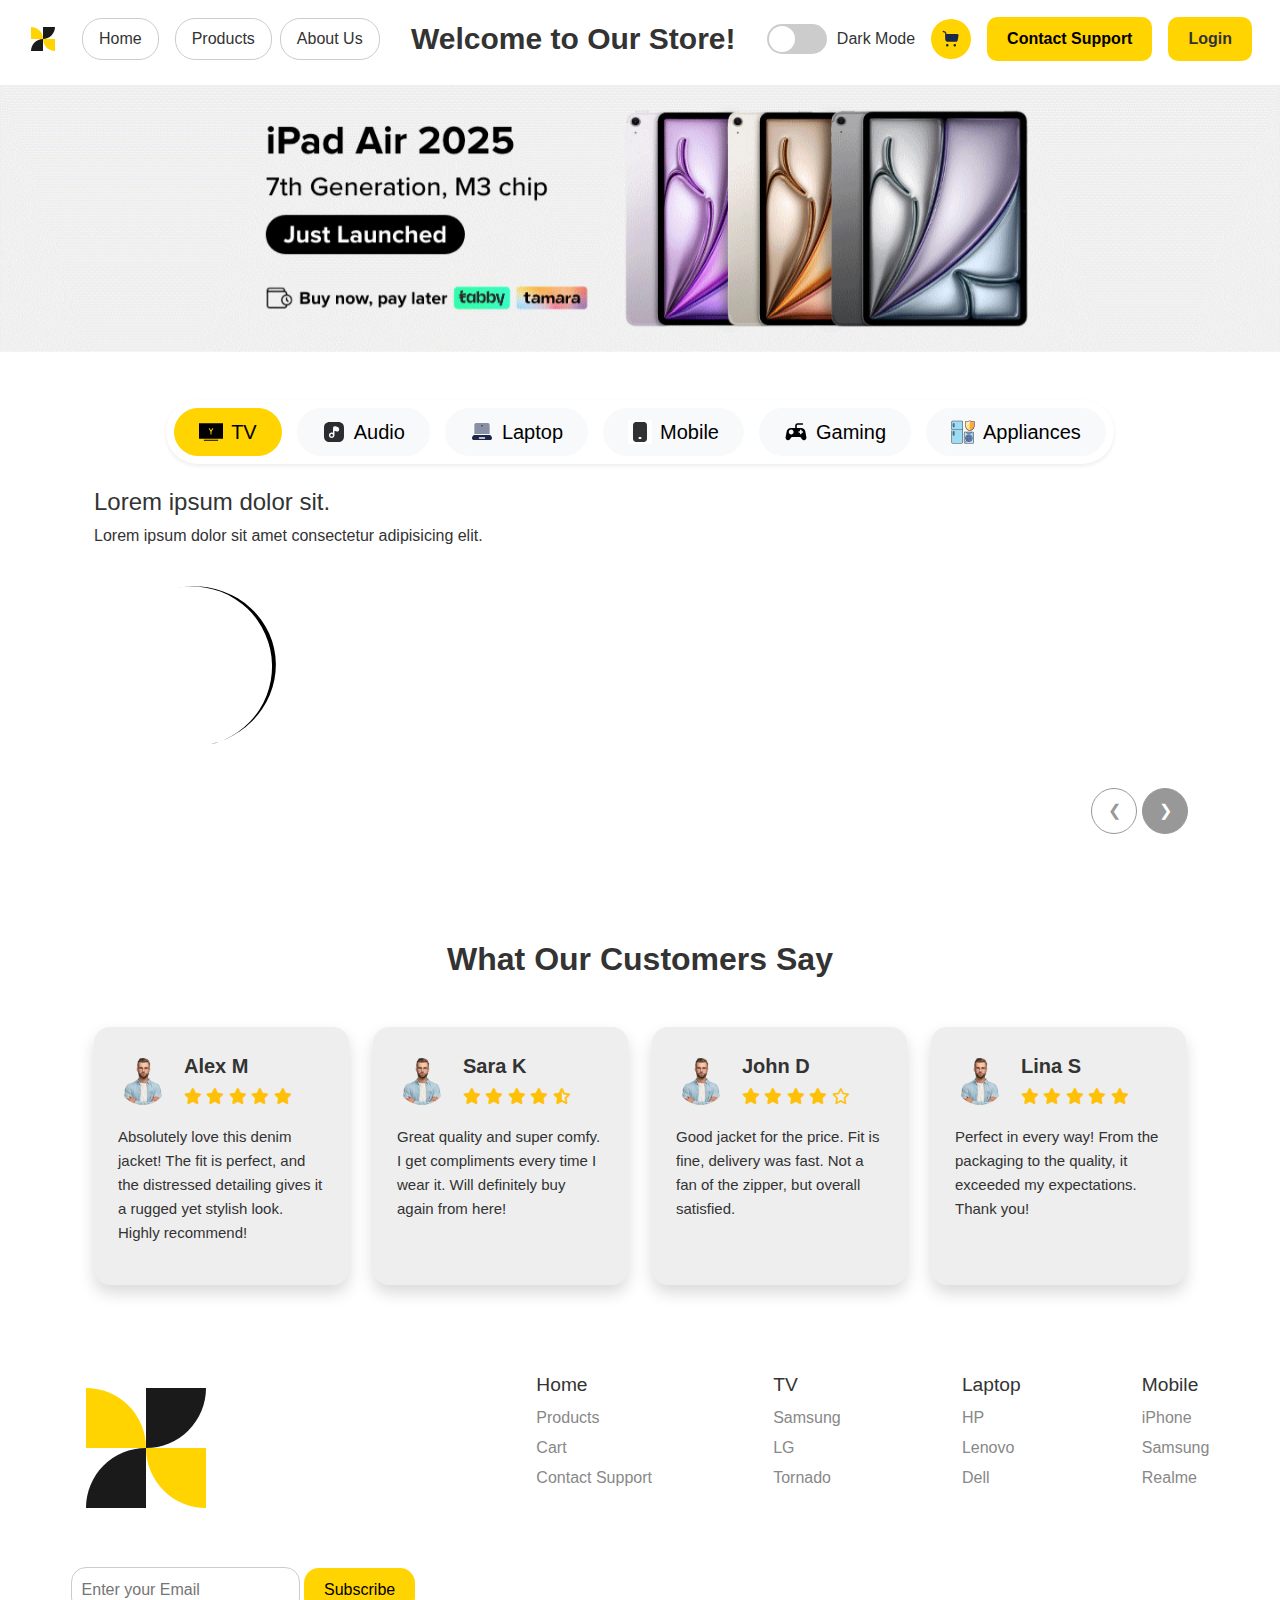
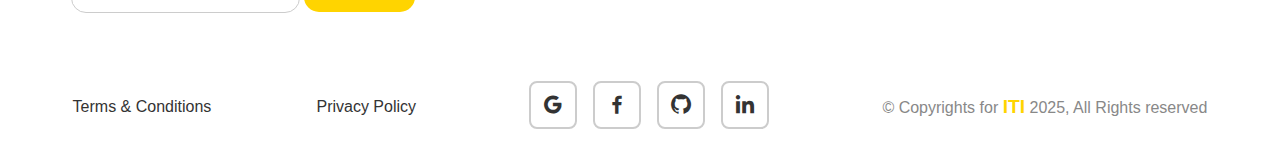
<file: index.html>
<!DOCTYPE html>
<html lang="en">
  <head>
    <meta charset="UTF-8" />
    <meta name="viewport" content="width=device-width, initial-scale=1.0" />
    <link rel="icon" href="assets/logo.png" />
    <title>Home</title>

    <!-- icons -->
    <link
      rel="stylesheet"
      href="https://cdnjs.cloudflare.com/ajax/libs/font-awesome/6.4.0/css/all.min.css"
    />
    <link
      href="https://unpkg.com/boxicons@2.1.4/css/boxicons.min.css"
      rel="stylesheet"
    />

    <!-- link google font -->
    <link rel="preconnect" href="https://fonts.googleapis.com" />
    <link rel="preconnect" href="https://fonts.gstatic.com" crossorigin />
    <link
      href="https://fonts.googleapis.com/css2?family=Manrope:wght@200..800&display=swap"
      rel="stylesheet"
    />
    <!-- link bootstrap css file -->
    <link
      href="https://cdn.jsdelivr.net/npm/bootstrap@5.3.3/dist/css/bootstrap.min.css"
      rel="stylesheet"
      integrity="sha384-QWTKZyjpPEjISv5WaRU9OFeRpok6YctnYmDr5pNlyT2bRjXh0JMhjY6hW+ALEwIH"
      crossorigin="anonymous"
    />

    <!-- link css file -->
    <link rel="stylesheet" href="/css/products.css" />
    <link rel="stylesheet" href="/css/index.css" />
  </head>
  <body>
    <header>
      <nav class="navbar navbar-expand-lg bg-light px-3">
        <div class="container-fluid">
          <a class="navbar-brand d-flex align-items-center" href="#">
            <img
              src="/assets/logo.svg"
              width="30"
              alt="Logo"
              class="me-2 logo"
            />
          </a>

          <button
            class="navbar-toggler"
            type="button"
            data-bs-toggle="collapse"
            data-bs-target="#navbarContent"
          >
            <span class="navbar-toggler-icon"></span>
          </button>

          <div
            class="collapse navbar-collapse justify-content-between"
            id="navbarContent"
          >
            <div class="navbar-nav gap-2 my-2" id="navButtons">
              <button
                class="nav-btn me-2 btn btn-outline-secondary"
                id="home-h"
              >
                Home
              </button>
              <button class="nav-btn btn btn-outline-secondary" id="products-h">
                Products
              </button>
              <button class="nav-btn btn btn-outline-secondary" id="about-h">
                About Us
              </button>
            </div>

            <div
              class="navbar-text mx-auto text-center fw-bold"
              id="welcomeMessage"
            >
              Welcome to Our Store!
            </div>

            <div
              class="d-flex align-items-center justify-content-center mt-3 mt-lg-0 gap-3"
            >
              <div id="themeSwitcher" class="switch-wrapper">
                <div class="switch" id="switchBtn"></div>
                <span class="theme-label" id="themeText">Dark Mode</span>
              </div>

              <button class="cart-btn" id="cart-h">
                <img src="/assets/cart.svg" alt="Cart" />
              </button>

              <button class="contact-btn" id="contact-h">
                Contact Support
              </button>

              <button id="authButton" class="btn">Login</button>
            </div>
          </div>
        </div>
      </nav>
    </header>
    <div
      id="carouselExampleSlidesOnly"
      class="carousel w-100 mt-2"
      data-bs-ride="carousel"
    >
      <div class="carousel-inner">
        <div class="carousel-item active">
          <img src="imge/sliderimgs/s1.jpg" class="d-block w-100" alt="..." />
        </div>
        <div class="carousel-item">
          <img src="imge/sliderimgs/s2.jpg" class="d-block w-100" alt="..." />
        </div>
        <div class="carousel-item">
          <img src="imge/sliderimgs/s3.jpg" class="d-block w-100" alt="..." />
        </div>
        <div class="carousel-item">
          <img src="imge/sliderimgs/s4.jpg" class="d-block w-100" alt="..." />
        </div>
        <div class="carousel-item">
          <img src="imge/sliderimgs/s5.jpg" class="d-block w-100" alt="..." />
        </div>
      </div>
    </div>
    <main class="container">
      <section class="prooudct-content">
        <div
          class="d-flex justify-content-center align-items-center vh-75 mt-5"
        >
          <div
            class="btn-group p-2 bg-white rounded-pill shadow-sm d-flex flex-wrap flex-md-nowrap gap-2 gap-md-3"
            role="group"
          >
            <!-- TV -->
            <input
              type="radio"
              class="btn-check category_btn"
              name="category"
              value="tv"
              id="tv"
              autocomplete="off"
              checked
            />
            <label
              class="btn btn-light rounded-pill py-2 px-4 fs-5 d-flex align-items-center w-100 w-md-auto"
              for="tv"
            >
              <img src="/assets/tv.svg" alt="TV" width="24" class="me-2" /> TV
            </label>

            <!-- Audio -->
            <input
              type="radio"
              class="btn-check category_btn"
              name="category"
              value="audio"
              id="audio"
              autocomplete="off"
            />
            <label
              class="btn btn-light rounded-pill py-2 px-4 fs-5 d-flex align-items-center w-100 w-md-auto"
              for="audio"
            >
              <img
                src="/assets/audio.svg"
                alt="Audio"
                width="24"
                class="me-2"
              />
              Audio
            </label>

            <!-- Laptop -->
            <input
              type="radio"
              class="btn-check category_btn"
              name="category"
              value="laptop"
              id="laptop"
              autocomplete="off"
            />
            <label
              class="btn btn-light rounded-pill py-2 px-4 fs-5 d-flex align-items-center w-100 w-md-auto"
              for="laptop"
            >
              <img
                src="/assets/laptop.svg"
                alt="Laptop"
                width="24"
                class="me-2"
              />
              Laptop
            </label>

            <!-- Mobile -->
            <input
              type="radio"
              class="btn-check category_btn"
              name="category"
              value="mobile"
              id="mobile"
              autocomplete="off"
            />
            <label
              class="btn btn-light rounded-pill py-2 px-4 fs-5 d-flex align-items-center w-100 w-md-auto"
              for="mobile"
            >
              <img
                src="/assets/mobile.svg"
                alt="Mobile"
                width="24"
                class="me-2"
              />
              Mobile
            </label>

            <!-- Gaming -->
            <input
              type="radio"
              class="btn-check category_btn"
              name="category"
              value="gaming"
              id="gaming"
              autocomplete="off"
            />
            <label
              class="btn btn-light rounded-pill py-2 px-4 fs-5 d-flex align-items-center w-100 w-md-auto"
              for="gaming"
            >
              <img
                src="/assets/gaming.svg"
                alt="Gaming"
                width="24"
                class="me-2"
              />
              Gaming
            </label>

            <!-- Appliances -->
            <input
              type="radio"
              class="btn-check category_btn"
              name="category"
              value="appliances"
              id="appliances"
              autocomplete="off"
            />
            <label
              class="btn btn-light rounded-pill py-2 px-4 fs-5 d-flex align-items-center w-100 w-md-auto"
              for="appliances"
            >
              <img
                src="/assets/appliances.svg"
                alt="Appliances"
                width="24"
                class="me-2"
              />
              Appliances
            </label>
          </div>
        </div>

        <div class="container mt-4 position-relative slider-data">
          <h4>Lorem ipsum dolor sit.</h4>
          <p>Lorem ipsum dolor sit amet consectetur adipisicing elit.</p>
          <div class="slider-container">
            <div class="slider d-flex"></div>
          </div>
          <div class="slider-controls">
            <button class="prev" onclick="prevSlide()">&#10094;</button>
            <button class="next" onclick="nextSlide()">&#10095;</button>
          </div>
        </div>
      </section>

      <section class="evaluation-section py-5 mt-5">
        <div class="container">
          <h2 class="text-center mb-5 fw-bold">What Our Customers Say</h2>
          <div class="row g-4">
            <!-- Start Review Card -->
            <div class="col-12 col-md-6 col-lg-3">
              <div class="evaluation-card p-4 shadow rounded-4 h-100">
                <div class="person d-flex align-items-center mb-3">
                  <img
                    class="person-img rounded-circle me-3"
                    src="/imge/person.png"
                    alt="person"
                  />
                  <div>
                    <p class="name fw-bold mb-1 fs-5">Alex M</p>
                    <div class="text-warning">
                      <i class="fa-solid fa-star"></i>
                      <i class="fa-solid fa-star"></i>
                      <i class="fa-solid fa-star"></i>
                      <i class="fa-solid fa-star"></i>
                      <i class="fa-solid fa-star"></i>
                    </div>
                  </div>
                </div>
                <p class="subpar review-text">
                  Absolutely love this denim jacket! The fit is perfect, and the
                  distressed detailing gives it a rugged yet stylish look.
                  Highly recommend!
                </p>
              </div>
            </div>

            <!-- Repeat for 3 more reviews -->
            <div class="col-12 col-md-6 col-lg-3">
              <div class="evaluation-card p-4 shadow rounded-4 h-100">
                <div class="person d-flex align-items-center mb-3">
                  <img
                    class="person-img rounded-circle me-3"
                    src="/imge/person.png"
                    alt="person"
                  />
                  <div>
                    <p class="name fw-bold mb-1 fs-5">Sara K</p>
                    <div class="text-warning">
                      <i class="fa-solid fa-star"></i>
                      <i class="fa-solid fa-star"></i>
                      <i class="fa-solid fa-star"></i>
                      <i class="fa-solid fa-star"></i>
                      <i class="fa-solid fa-star-half-stroke"></i>
                    </div>
                  </div>
                </div>
                <p class="subpar review-text">
                  Great quality and super comfy. I get compliments every time I
                  wear it. Will definitely buy again from here!
                </p>
              </div>
            </div>

            <div class="col-12 col-md-6 col-lg-3">
              <div class="evaluation-card p-4 shadow rounded-4 h-100">
                <div class="person d-flex align-items-center mb-3">
                  <img
                    class="person-img rounded-circle me-3"
                    src="/imge/person.png"
                    alt="person"
                  />
                  <div>
                    <p class="name fw-bold mb-1 fs-5">John D</p>
                    <div class="text-warning">
                      <i class="fa-solid fa-star"></i>
                      <i class="fa-solid fa-star"></i>
                      <i class="fa-solid fa-star"></i>
                      <i class="fa-solid fa-star"></i>
                      <i class="fa-regular fa-star"></i>
                    </div>
                  </div>
                </div>
                <p class="subpar review-text">
                  Good jacket for the price. Fit is fine, delivery was fast. Not
                  a fan of the zipper, but overall satisfied.
                </p>
              </div>
            </div>

            <div class="col-12 col-md-6 col-lg-3">
              <div class="evaluation-card p-4 shadow rounded-4 h-100">
                <div class="person d-flex align-items-center mb-3">
                  <img
                    class="person-img rounded-circle me-3"
                    src="/imge/person.png"
                    alt="person"
                  />
                  <div>
                    <p class="name fw-bold mb-1 fs-5">Lina S</p>
                    <div class="text-warning">
                      <i class="fa-solid fa-star"></i>
                      <i class="fa-solid fa-star"></i>
                      <i class="fa-solid fa-star"></i>
                      <i class="fa-solid fa-star"></i>
                      <i class="fa-solid fa-star"></i>
                    </div>
                  </div>
                </div>
                <p class="subpar review-text">
                  Perfect in every way! From the packaging to the quality, it
                  exceeded my expectations. Thank you!
                </p>
              </div>
            </div>
            <!-- End Review Cards -->
          </div>
        </div>
      </section>
    </main>

    <footer>
      <div class="footer-container">
        <div class="subscibe-part">
          <div class="logo-img-footer">
            <img src="../assets/logo.svg" alt="" />
          </div>
          <div class="sub">
            <input
              class="con-email"
              type="email"
              placeholder="Enter your Email "
            />
            <button type="button">Subscribe</button>
          </div>
        </div>
        <div class="f-home">
          <h2>Home</h2>
          <p><a href="#">Products</a></p>
          <p><a href="#">Cart</a></p>
          <p><a href="#">Contact Support</a></p>
        </div>
        <div class="f-tv">
          <h2>TV</h2>
          <p><a href="#">Samsung</a></p>
          <p><a href="#">LG</a></p>
          <p><a href="#">Tornado</a></p>
        </div>
        <div class="f-laptop">
          <h2>Laptop</h2>
          <p><a href="#">HP</a></p>
          <p><a href="#">Lenovo</a></p>
          <p><a href="#">Dell</a></p>
        </div>
        <div class="f-mobile">
          <h2>Mobile</h2>
          <p><a href="#">iPhone</a></p>
          <p><a href="#">Samsung</a></p>
          <p><a href="#">Realme</a></p>
        </div>
      </div>
      <div class="footer-links">
        <p><a href="#">Terms & Conditions</a></p>
        <p><a href="#">Privacy Policy</a></p>
        <div class="social-icons">
          <a href="#"><i class="bx bxl-google"></i></a>
          <a href="#"><i class="bx bxl-facebook"></i></a>
          <a href="#"><i class="bx bxl-github"></i></a>
          <a href="#"><i class="bx bxl-linkedin"></i></a>
        </div>
        <p class="copyrights">
          &copy; Copyrights for <span>ITI</span> 2025, All Rights reserved
        </p>
      </div>
    </footer>

    <!-- link js file -->
    <script src="/js/index.js"></script>
    <!-- <script src="/js/products.js"></script> -->
    <!-- link bootstrap js file -->
    <script
      src="https://cdn.jsdelivr.net/npm/bootstrap@5.3.3/dist/js/bootstrap.bundle.min.js"
      integrity="sha384-YvpcrYf0tY3lHB60NNkmXc5s9fDVZLESaAA55NDzOxhy9GkcIdslK1eN7N6jIeHz"
      crossorigin="anonymous"
    ></script>
  </body>
</html>
</file>
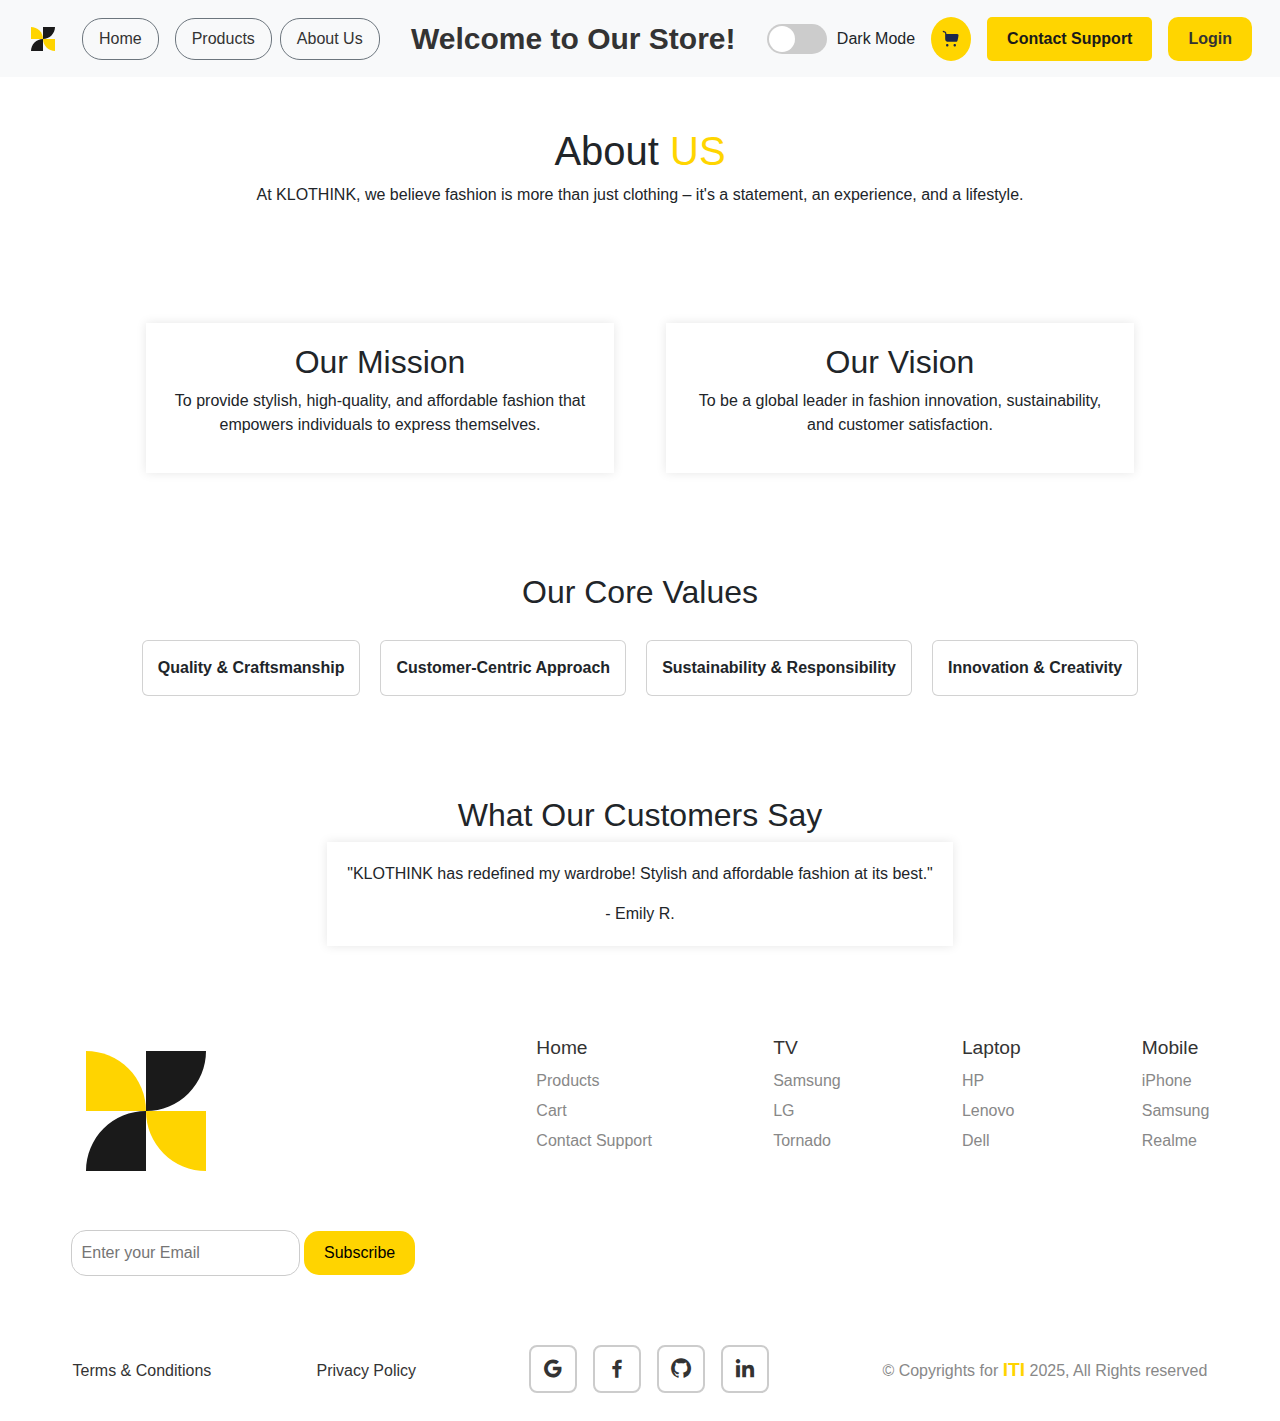
<file: pages/about.html>
<!DOCTYPE html>
<html lang="en">
  <head>
    <meta charset="UTF-8" />
    <meta name="viewport" content="width=device-width, initial-scale=1.0" />
    <link rel="icon" href="../assets/logo.png" />
    <title>About Us</title>
    <!-- icons -->
    <link
      rel="stylesheet"
      href="https://cdnjs.cloudflare.com/ajax/libs/font-awesome/6.4.0/css/all.min.css"
    />
    <link
      href="https://unpkg.com/boxicons@2.1.4/css/boxicons.min.css"
      rel="stylesheet"
    />
    <!--link css  -->
    <link rel="stylesheet" href="../css/about.css" />
    <link rel="stylesheet" href="../css/aboutandcontactmedia.css" />
    <link rel="stylesheet" href="../css/index.css" />

    <!-- link bootstrap css file -->
    <link
      href="https://cdn.jsdelivr.net/npm/bootstrap@5.3.3/dist/css/bootstrap.min.css"
      rel="stylesheet"
      integrity="sha384-QWTKZyjpPEjISv5WaRU9OFeRpok6YctnYmDr5pNlyT2bRjXh0JMhjY6hW+ALEwIH"
      crossorigin="anonymous"
    />
  </head>
  <body>
    <header>
      <nav class="navbar navbar-expand-lg bg-light px-3">
        <div class="container-fluid">
          <a class="navbar-brand d-flex align-items-center" href="#">
            <img
              src="/assets/logo.svg"
              width="30"
              alt="Logo"
              class="me-2 logo"
            />
          </a>

          <button
            class="navbar-toggler"
            type="button"
            data-bs-toggle="collapse"
            data-bs-target="#navbarContent"
          >
            <span class="navbar-toggler-icon"></span>
          </button>

          <div
            class="collapse navbar-collapse justify-content-between"
            id="navbarContent"
          >
            <div class="navbar-nav gap-2 my-2" id="navButtons">
              <button
                class="nav-btn me-2 btn btn-outline-secondary"
                id="home-a"
              >
                Home
              </button>
              <button class="nav-btn btn btn-outline-secondary" id="products-a">
                Products
              </button>
              <button class="nav-btn btn btn-outline-secondary" id="about-a">
                About Us
              </button>
            </div>

            <div
              class="navbar-text mx-auto text-center fw-bold"
              id="welcomeMessage"
            >
              Welcome to Our Store!
            </div>

            <div
              class="d-flex align-items-center justify-content-center mt-3 mt-lg-0 gap-3"
            >
              <div id="themeSwitcher" class="switch-wrapper">
                <div class="switch" id="switchBtn"></div>
                <span class="theme-label" id="themeText">Dark Mode</span>
              </div>

              <button class="cart-btn" id="cart-a">
                <img src="/assets/cart.svg" alt="Cart" />
              </button>

              <button class="contact-btn" id="contact-a">
                Contact Support
              </button>

              <button id="authButton" class="btn">Login</button>
            </div>
          </div>
        </div>
      </nav>
    </header>
    <!-- About Us Section -->
    <section class="about">
      <div class="container">
        <h1>About <span>US</span></h1>
        <p>
          At KLOTHINK, we believe fashion is more than just clothing – it's a
          statement, an experience, and a lifestyle.
        </p>
      </div>
    </section>

    <!-- Mission & Vision -->
    <section class="mission-vision">
      <div class="container">
        <div class="box">
          <h2>Our Mission</h2>
          <p>
            To provide stylish, high-quality, and affordable fashion that
            empowers individuals to express themselves.
          </p>
        </div>
        <div class="box">
          <h2>Our Vision</h2>
          <p>
            To be a global leader in fashion innovation, sustainability, and
            customer satisfaction.
          </p>
        </div>
      </div>
    </section>

    <!-- Core Values -->
    <section class="values">
      <div class="container">
        <h2>Our Core Values</h2>
        <div class="grid">
          <div class="card">Quality & Craftsmanship</div>
          <div class="card">Customer-Centric Approach</div>
          <div class="card">Sustainability & Responsibility</div>
          <div class="card">Innovation & Creativity</div>
        </div>
      </div>
    </section>

    <!-- Testimonials -->
    <section class="testimonials">
      <div class="container">
        <h2>What Our Customers Say</h2>
        <div class="testimonial-box">
          <p>
            "KLOTHINK has redefined my wardrobe! Stylish and affordable fashion
            at its best."
          </p>
          <span>- Emily R.</span>
        </div>
      </div>
    </section>

    <footer>
      <div class="footer-container">
        <div class="subscibe-part">
          <div class="logo-img-footer">
            <img src="../assets/logo.svg" alt="" />
          </div>
          <div class="sub">
            <input
              class="con-email"
              type="email"
              placeholder="Enter your Email "
            />
            <button type="button">Subscribe</button>
          </div>
        </div>
        <div class="f-home">
          <h2>Home</h2>
          <p><a href="#">Products</a></p>
          <p><a href="#">Cart</a></p>
          <p><a href="#">Contact Support</a></p>
        </div>
        <div class="f-tv">
          <h2>TV</h2>
          <p><a href="#">Samsung</a></p>
          <p><a href="#">LG</a></p>
          <p><a href="#">Tornado</a></p>
        </div>
        <div class="f-laptop">
          <h2>Laptop</h2>
          <p><a href="#">HP</a></p>
          <p><a href="#">Lenovo</a></p>
          <p><a href="#">Dell</a></p>
        </div>
        <div class="f-mobile">
          <h2>Mobile</h2>
          <p><a href="#">iPhone</a></p>
          <p><a href="#">Samsung</a></p>
          <p><a href="#">Realme</a></p>
        </div>
      </div>
      <div class="footer-links">
        <p><a href="#">Terms & Conditions</a></p>
        <p><a href="#">Privacy Policy</a></p>
        <div class="social-icons">
          <a href="#"><i class="bx bxl-google"></i></a>
          <a href="#"><i class="bx bxl-facebook"></i></a>
          <a href="#"><i class="bx bxl-github"></i></a>
          <a href="#"><i class="bx bxl-linkedin"></i></a>
        </div>
        <p class="copyrights">
          &copy; Copyrights for <span>ITI</span> 2025, All Rights reserved
        </p>
      </div>
    </footer>
    <script src="../js/about.js"></script>
    <script
      src="https://cdn.jsdelivr.net/npm/bootstrap@5.3.5/dist/js/bootstrap.bundle.min.js"
      integrity="sha384-k6d4wzSIapyDyv1kpU366/PK5hCdSbCRGRCMv+eplOQJWyd1fbcAu9OCUj5zNLiq"
      crossorigin="anonymous"
    ></script>
  </body>
</html>
</file>
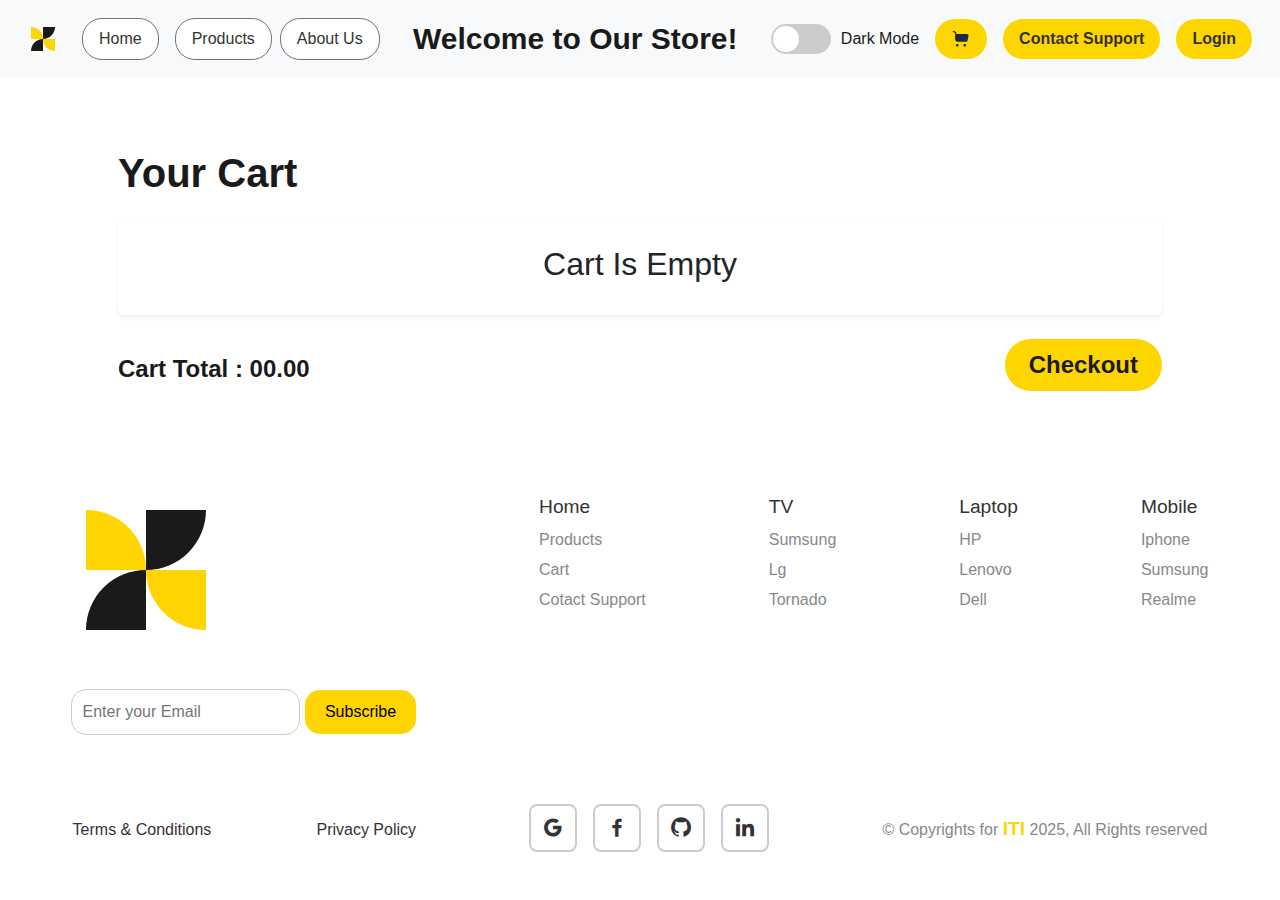
<file: pages/cart.html>
<!DOCTYPE html>
<html lang="en">
  <head>
    <meta charset="UTF-8" />
    <meta name="viewport" content="width=device-width, initial-scale=1.0" />
    <link rel="icon" href="../assets/logo.png" />

    <title>cart</title>

    <!-- icons -->
    <link
      rel="stylesheet"
      href="https://cdnjs.cloudflare.com/ajax/libs/font-awesome/6.4.0/css/all.min.css"
    />

    <link
      href="https://unpkg.com/boxicons@2.1.4/css/boxicons.min.css"
      rel="stylesheet"
    />

    <!-- link google font -->
    <link rel="preconnect" href="https://fonts.googleapis.com" />
    <link rel="preconnect" href="https://fonts.gstatic.com" crossorigin />
    <link
      href="https://fonts.googleapis.com/css2?family=Manrope:wght@200..800&display=swap"
      rel="stylesheet"
    />
    <!-- link css file -->
    <link rel="stylesheet" href="../css/index.css" />
    <link rel="stylesheet" href="../css/cart.css" />

    <!-- link bootstrap css file -->
    <link
      href="https://cdn.jsdelivr.net/npm/bootstrap@5.3.3/dist/css/bootstrap.min.css"
      rel="stylesheet"
      integrity="sha384-QWTKZyjpPEjISv5WaRU9OFeRpok6YctnYmDr5pNlyT2bRjXh0JMhjY6hW+ALEwIH"
      crossorigin="anonymous"
    />
  </head>
  <body>
    <header>
      <nav class="navbar navbar-expand-lg bg-light px-3" id="navButtons">
        <div class="container-fluid">
          <a class="navbar-brand d-flex align-items-center" href="#">
            <img
              src="../assets/logo.svg"
              width="30"
              alt="Logo"
              class="me-2 logo"
            />
          </a>

          <button
            class="navbar-toggler"
            type="button"
            data-bs-toggle="collapse"
            data-bs-target="#navbarContent"
          >
            <span class="navbar-toggler-icon"></span>
          </button>

          <div
            class="collapse navbar-collapse justify-content-between"
            id="navbarContent"
          >
            <div class="navbar-nav gap-2 my-2">
              <button
                class="nav-btn me-2 btn btn-outline-secondary"
                id="home-c"
              >
                Home
              </button>
              <button class="nav-btn btn btn-outline-secondary" id="products-c">
                Products
              </button>
              <button class="nav-btn btn btn-outline-secondary" id="about-c">
                About Us
              </button>
            </div>

            <div
              class="navbar-text mx-auto text-center fw-bold"
              id="welcomeMessage"
            >
              Welcome to Our Store!
            </div>

            <div
              class="d-flex align-items-center justify-content-center mt-3 mt-lg-0 gap-3"
            >
              <div id="themeSwitcher" class="switch-wrapper">
                <div class="switch" id="switchBtn"></div>
                <span class="theme-label" id="themeText">Dark Mode</span>
              </div>
              <button class="cart-btn" id="cart-c">
                <img src="../assets/cart.svg" alt="Cart" />
              </button>
              <button class="contact-btn" id="contact-c">
                Contact Support
              </button>

              <button id="authButton" class="btn">Login</button>
            </div>
          </div>
        </div>
      </nav>
    </header>
    <main class="container p-5">
      <h1
        class="main-heading text-center text-md-start fs-1 fw-bold text-capitalize my-lg-4"
      >
        your cart
      </h1>
      <section class="cart-content card p-4 shadow-sm border-0"></section>
      <section
        class="d-flex flex-column flex-md-row justify-content-between align-items-center text-center text-md-start mt-4 gap-3"
      >
        <div class="cart-content">
          <h2 class="cart-total-title fw-bold fs-4 text-capitalize">
            cart total : <span id="total">$00.00</span>
          </h2>
        </div>
        <div class="cheackout">
          <button
            class="btn-checkout fw-bold text-capitalize fs-4 px-4 py-2 rounded-5 mb-3"
            id="checkout"
          >
            checkout
          </button>
        </div>
      </section>
    </main>

    <footer>
      <div class="footer-container">
        <div class="subscibe-part">
          <div class="logo-img-footer">
            <img src="../assets/logo.svg" alt="" />
          </div>
          <div class="sub">
            <input
              class="con-email"
              type="email"
              placeholder="Enter your Email "
            />
            <button type="button">Subscribe</button>
          </div>
        </div>
        <div class="f-home">
          <h2>Home</h2>
          <p><a href="#">Products</a></p>
          <p><a href="#">Cart</a></p>
          <p><a href="#">Cotact Support</a></p>
        </div>
        <div class="f-tv">
          <h2>TV</h2>
          <p><a href="#">Sumsung</a></p>
          <p><a href="#">Lg</a></p>
          <p><a href="#">Tornado</a></p>
        </div>
        <div class="f-labtob">
          <h2>Laptop</h2>
          <p><a href="#">HP</a></p>
          <p><a href="#">Lenovo</a></p>
          <p><a href="#">Dell</a></p>
        </div>
        <div class="f-mobile">
          <h2>Mobile</h2>
          <p><a href="#">Iphone</a></p>
          <p><a href="#">Sumsung</a></p>
          <p><a href="#">Realme</a></p>
        </div>
      </div>
      <div class="footer-links">
        <p><a href="#">Terms & Conditions</a></p>
        <p><a href="#">Privacy Policy</a></p>
        <div class="social-icons">
          <a href="#"><i class="bx bxl-google"></i></a>
          <a href="#"><i class="bx bxl-facebook"></i></a>
          <a href="#"><i class="bx bxl-github"></i></a>
          <a href="#"><i class="bx bxl-linkedin"></i></a>
        </div>
        <p class="copyrights">
          &copy; Copyrights for <span>ITI</span> 2025, All Rights reserved
        </p>
      </div>
    </footer>
    <!-- link js file -->
    <script src="../js/cart.js"></script>
    <!-- <script src="../js/index.js"></script> -->
    <!-- link bootstrap js file -->
    <script
      src="https://cdn.jsdelivr.net/npm/bootstrap@5.3.3/dist/js/bootstrap.bundle.min.js"
      integrity="sha384-YvpcrYf0tY3lHB60NNkmXc5s9fDVZLESaAA55NDzOxhy9GkcIdslK1eN7N6jIeHz"
      crossorigin="anonymous"
    ></script>
  </body>
</html>
</file>
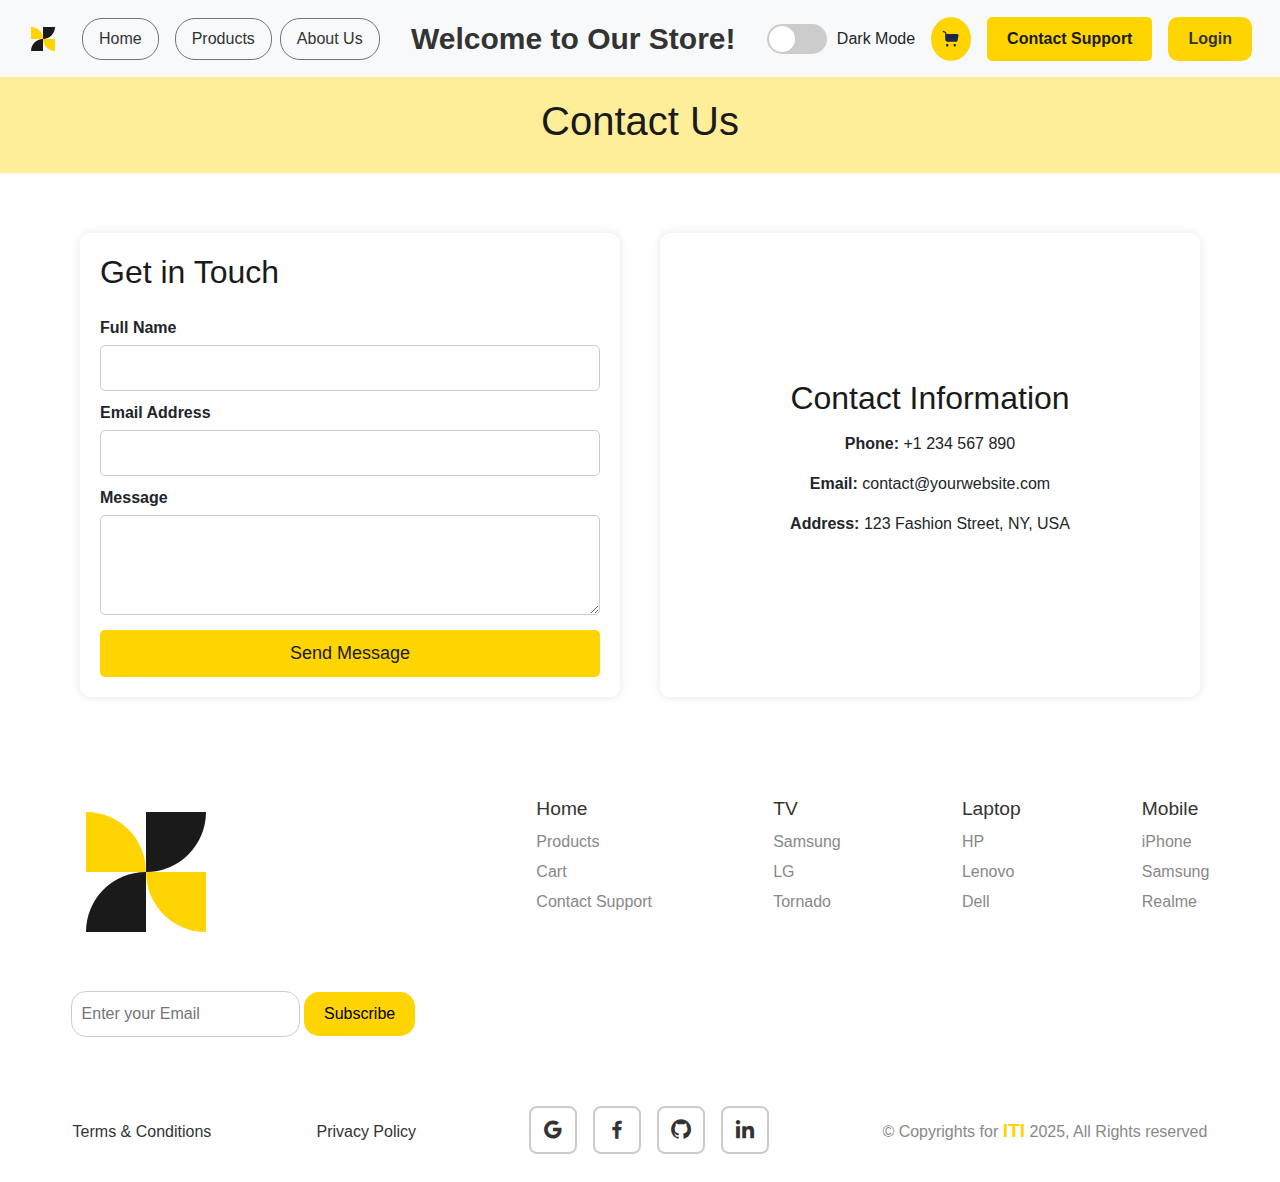
<file: pages/contact.html>
<!DOCTYPE html>
<html lang="en">
  <head>
    <meta charset="UTF-8" />
    <meta name="viewport" content="width=device-width, initial-scale=1.0" />
    <link rel="icon" href="../assets/logo.png" />

    <title>Contact Us</title>
    <!-- icons -->
    <link
      rel="stylesheet"
      href="https://cdnjs.cloudflare.com/ajax/libs/font-awesome/6.4.0/css/all.min.css"
    />
    <link
      href="https://unpkg.com/boxicons@2.1.4/css/boxicons.min.css"
      rel="stylesheet"
    />
    <!--link css  -->
    <link rel="stylesheet" href="../css/contact.css" />
    <link rel="stylesheet" href="../css/aboutandcontactmedia.css" />
    <link rel="stylesheet" href="/css/index.css" />
    <!-- link bootstrap css file -->
    <link
      href="https://cdn.jsdelivr.net/npm/bootstrap@5.3.3/dist/css/bootstrap.min.css"
      rel="stylesheet"
      integrity="sha384-QWTKZyjpPEjISv5WaRU9OFeRpok6YctnYmDr5pNlyT2bRjXh0JMhjY6hW+ALEwIH"
      crossorigin="anonymous"
    />
  </head>
  <body>
    <header>
      <nav class="navbar navbar-expand-lg bg-light px-3">
        <div class="container-fluid">
          <a class="navbar-brand d-flex align-items-center" href="#">
            <img
              src="/assets/logo.svg"
              width="30"
              alt="Logo"
              class="me-2 logo"
            />
          </a>

          <button
            class="navbar-toggler"
            type="button"
            data-bs-toggle="collapse"
            data-bs-target="#navbarContent"
          >
            <span class="navbar-toggler-icon"></span>
          </button>

          <div
            class="collapse navbar-collapse justify-content-between"
            id="navbarContent"
          >
            <div class="navbar-nav gap-2 my-2" id="navButtons">
              <button
                class="nav-btn me-2 btn btn-outline-secondary"
                id="home-ca"
              >
                Home
              </button>
              <button
                class="nav-btn btn btn-outline-secondary"
                id="products-ca"
              >
                Products
              </button>
              <button class="nav-btn btn btn-outline-secondary" id="about-ca">
                About Us
              </button>
            </div>

            <div
              class="navbar-text mx-auto text-center fw-bold"
              id="welcomeMessage"
            >
              Welcome to Our Store!
            </div>

            <div
              class="d-flex align-items-center justify-content-center mt-3 mt-lg-0 gap-3"
            >
              <div id="themeSwitcher" class="switch-wrapper">
                <div class="switch" id="switchBtn"></div>
                <span class="theme-label" id="themeText">Dark Mode</span>
              </div>

              <button class="cart-btn" id="cart-ca">
                <img src="/assets/cart.svg" alt="Cart" />
              </button>

              <button class="contact-btn" id="contact-ca">
                Contact Support
              </button>

              <button id="authButton" class="btn">Login</button>
            </div>
          </div>
        </div>
      </nav>
    </header>
    <!-- Contact -->
    <header class="contact">
      <h1>Contact Us</h1>
    </header>

    <section class="contact-container">
      <div class="contact-form">
        <h2>Get in Touch</h2>
        <form id="contactForm">
          <label for="name">Full Name</label>
          <input type="text" id="name" name="from_name" required />

          <label for="email">Email Address</label>
          <input type="email" id="email" name="from_email" required />

          <label for="message">Message</label>
          <textarea id="message" name="message" required></textarea>

          <button type="submit">Send Message</button>
        </form>
      </div>

      <div class="contact-info">
        <h2>Contact Information</h2>
        <p><strong>Phone:</strong> +1 234 567 890</p>
        <p><strong>Email:</strong> contact@yourwebsite.com</p>
        <p><strong>Address:</strong> 123 Fashion Street, NY, USA</p>
      </div>
    </section>
    <footer>
      <div class="footer-container">
        <div class="subscibe-part">
          <div class="logo-img-footer">
            <img src="../assets/logo.svg" alt="" />
          </div>
          <div class="sub">
            <input
              class="con-email"
              type="email"
              placeholder="Enter your Email "
            />
            <button type="button">Subscribe</button>
          </div>
        </div>
        <div class="f-home">
          <h2>Home</h2>
          <p><a href="#">Products</a></p>
          <p><a href="#">Cart</a></p>
          <p><a href="#">Contact Support</a></p>
        </div>
        <div class="f-tv">
          <h2>TV</h2>
          <p><a href="#">Samsung</a></p>
          <p><a href="#">LG</a></p>
          <p><a href="#">Tornado</a></p>
        </div>
        <div class="f-laptop">
          <h2>Laptop</h2>
          <p><a href="#">HP</a></p>
          <p><a href="#">Lenovo</a></p>
          <p><a href="#">Dell</a></p>
        </div>
        <div class="f-mobile">
          <h2>Mobile</h2>
          <p><a href="#">iPhone</a></p>
          <p><a href="#">Samsung</a></p>
          <p><a href="#">Realme</a></p>
        </div>
      </div>
      <div class="footer-links">
        <p><a href="#">Terms & Conditions</a></p>
        <p><a href="#">Privacy Policy</a></p>
        <div class="social-icons">
          <a href="#"><i class="bx bxl-google"></i></a>
          <a href="#"><i class="bx bxl-facebook"></i></a>
          <a href="#"><i class="bx bxl-github"></i></a>
          <a href="#"><i class="bx bxl-linkedin"></i></a>
        </div>
        <p class="copyrights">
          &copy; Copyrights for <span>ITI</span> 2025, All Rights reserved
        </p>
      </div>
    </footer>

    <script src="../js/contact.js"></script>
    <script
      src="https://cdn.jsdelivr.net/npm/bootstrap@5.3.5/dist/js/bootstrap.bundle.min.js"
      integrity="sha384-k6d4wzSIapyDyv1kpU366/PK5hCdSbCRGRCMv+eplOQJWyd1fbcAu9OCUj5zNLiq"
      crossorigin="anonymous"
    ></script>
  </body>
</html>
</file>
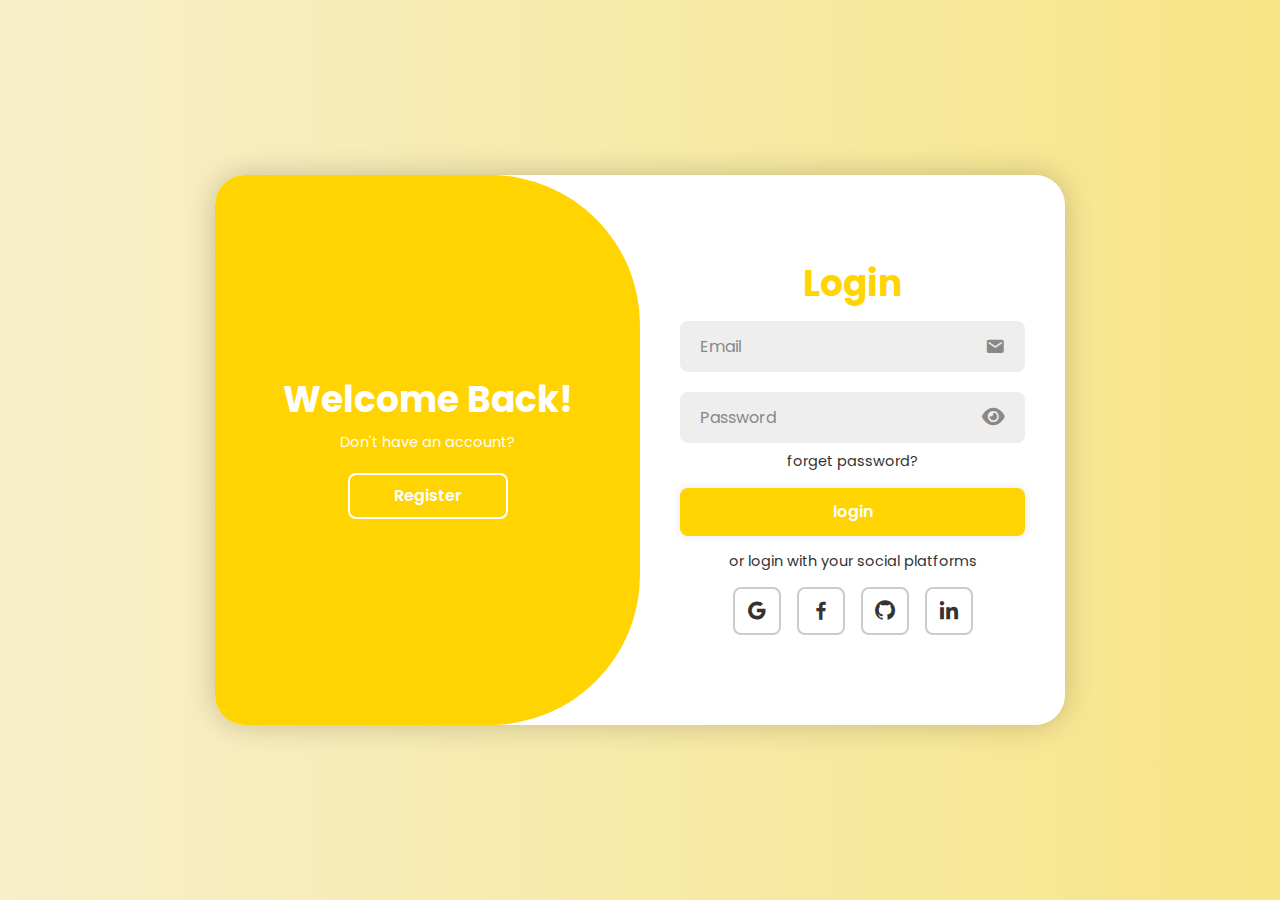
<file: pages/logandreg.html>
<!DOCTYPE html>
<html lang="en">
  <head>
    <meta charset="UTF-8" />
    <meta name="viewport" content="width=device-width, initial-scale=1.0" />
    <link rel="icon" href="../assets/logo.png" />

    <!-- icons -->
    <link
      rel="stylesheet"
      href="https://cdnjs.cloudflare.com/ajax/libs/font-awesome/6.4.0/css/all.min.css"
    />

    <link
      href="https://unpkg.com/boxicons@2.1.4/css/boxicons.min.css"
      rel="stylesheet"
    />
    <!-- fonts -->
    <link
      href="https://fonts.googleapis.com/css2?family=Poppins:wght@300;400;500;600;700;800;900&display=swap"
      rel="stylesheet"
    />
    <!-- and css  -->

    <link rel="stylesheet" href="../css/logandreg.css" />
    <link rel="stylesheet" href="../css/logandregMedia.css" />
    <title>Login and Register</title>
  </head>
  <body>
    <div class="hero-container">
      <div class="regcontainer">
        <div class="form-box login">
          <form action="">
            <h1>Login</h1>
            <div class="input-box">
              <input id="logEmail" type="email" placeholder="Email" required />
              <i class="bx bxs-envelope"></i>
            </div>
            <div class="input-box">
              <input
                id="logPassword"
                type="password"
                placeholder="Password"
                required
              />
              <i
                onclick="togglePassword()"
                class="showPass fa-solid fa-eye"
              ></i>
            </div>
            <div class="forget-link">
              <a href="#">forget password?</a>
            </div>
            <button onclick="login(event)" type="submit" class="Btn">
              login
            </button>
            <p>or login with your social platforms</p>
            <div class="social-icons">
              <a href="#"><i class="bx bxl-google"></i></a>
              <a href="#"><i class="bx bxl-facebook"></i></a>
              <a href="#"><i class="bx bxl-github"></i></a>
              <a href="#"><i class="bx bxl-linkedin"></i></a>
            </div>
          </form>
        </div>
        <div class="form-box register">
          <form action="">
            <h1>Register</h1>
            <div class="input-box">
              <input
                id="regName"
                type="text"
                placeholder="Full name"
                required
              />
              <i class="bx bxs-user"></i>
            </div>
            <div class="input-box">
              <input id="regEmail" type="email" placeholder="Email" required />
              <i class="bx bxs-envelope"></i>
            </div>
            <div class="input-box">
              <input
                id="regPassword"
                type="password"
                placeholder="Password"
                required
              />
              <i
                onclick="togglePassword()"
                class="showPass fa-solid fa-eye"
              ></i>
            </div>

            <button onclick="register(event)" type="submit" class="Btn">
              Register
            </button>
            <p>or register with your social platforms</p>
            <div class="social-icons">
              <a href="#"><i class="bx bxl-google"></i></a>
              <a href="#"><i class="bx bxl-facebook"></i></a>
              <a href="#"><i class="bx bxl-github"></i></a>
              <a href="#"><i class="bx bxl-linkedin"></i></a>
            </div>
          </form>
        </div>
        <div class="toggle-box">
          <div class="toggle-panel toggle-left">
            <h1>Welcome Back!</h1>
            <p>Don't have an account?</p>
            <button class="Btn register-btn">Register</button>
          </div>
          <div class="toggle-panel toggle-right">
            <h1>Hello, Welcome!</h1>
            <p>Allready have an account?</p>
            <button class="Btn login-btn">Login</button>
          </div>
        </div>
      </div>
    </div>

    <script src="../js/logandreg.js"></script>
    <script src="../js/index.js"></script>
  </body>
</html>
</file>
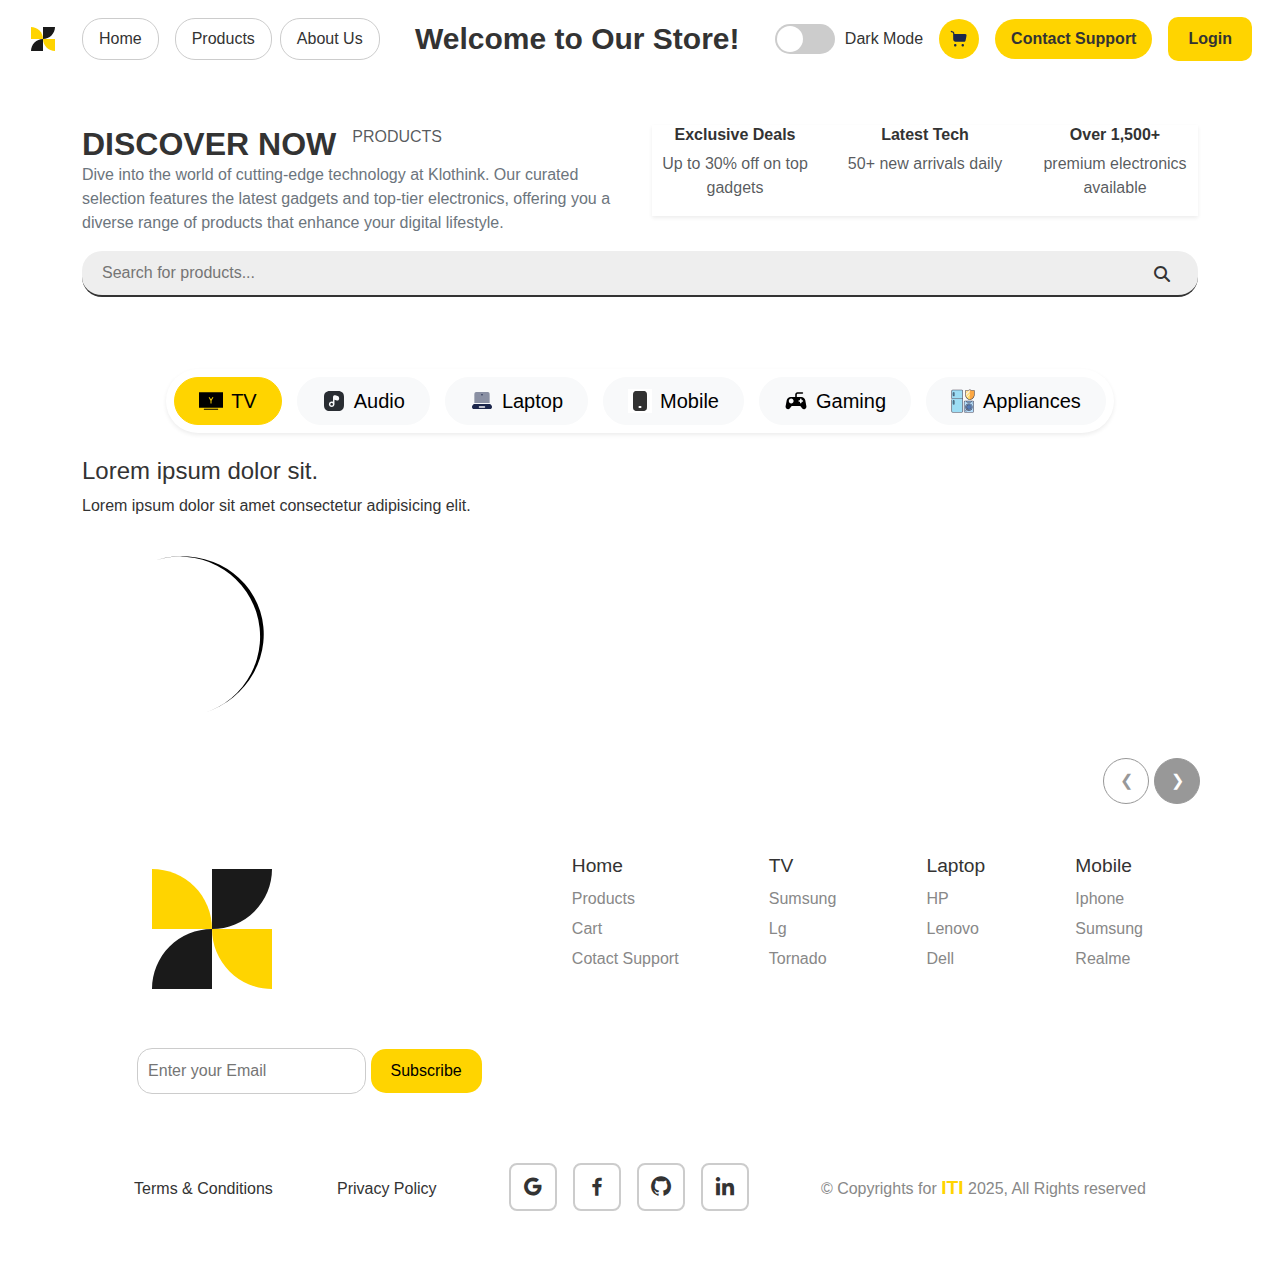
<file: pages/products.html>
<!DOCTYPE html>
<html lang="en">
<head>
    <meta charset="UTF-8">
    <link rel="icon" href="../assets/logo.png" />

    <title>Products</title>
    <meta name="viewport" content="width=device-width, initial-scale=1.0">
    <link rel="preconnect" href="https://fonts.googleapis.com">
<link rel="preconnect" href="https://fonts.gstatic.com" crossorigin>
<link href="https://fonts.googleapis.com/css2?family=Manrope:wght@200..800&display=swap" rel="stylesheet">
<link rel="stylesheet" href="https://cdnjs.cloudflare.com/ajax/libs/font-awesome/6.7.2/css/all.min.css" integrity="sha512-Evv84Mr4kqVGRNSgIGL/F/aIDqQb7xQ2vcrdIwxfjThSH8CSR7PBEakCr51Ck+w+/U6swU2Im1vVX0SVk9ABhg==" crossorigin="anonymous" referrerpolicy="no-referrer" />

    <!-- icons -->
    <link
      rel="stylesheet"
      href="https://cdnjs.cloudflare.com/ajax/libs/font-awesome/6.4.0/css/all.min.css"
    />

    <link
      href="https://unpkg.com/boxicons@2.1.4/css/boxicons.min.css"
      rel="stylesheet"
    />

    <link href="https://cdn.jsdelivr.net/npm/bootstrap@5.3.3/dist/css/bootstrap.min.css" rel="stylesheet" integrity="sha384-QWTKZyjpPEjISv5WaRU9OFeRpok6YctnYmDr5pNlyT2bRjXh0JMhjY6hW+ALEwIH" crossorigin="anonymous">
   <link rel="stylesheet" href="../css/products.css">
   <link rel="stylesheet" href="../css/index.css">
</head>
<body>

    <header>
        <nav class="navbar navbar-expand-lg bg-light px-3 ">
          <div class="container-fluid">
            <a class="navbar-brand d-flex align-items-center" href="#">
              <img
                src="../assets/logo.svg"
                width="30"
                alt="Logo"
                class="me-2 logo"
              />
            </a>
  
            <button
              class="navbar-toggler"
              type="button"
              data-bs-toggle="collapse"
              data-bs-target="#navbarContent"
            >
              <span class="navbar-toggler-icon"></span>
            </button>
  
            <div
              class="collapse navbar-collapse justify-content-between"
              id="navbarContent"
            >
              <div class="navbar-nav gap-2 my-2">
                <button class="nav-btn me-2 btn btn-outline-secondary" id="home-p">
                  Home
                </button>
                <button class="nav-btn btn btn-outline-secondary" id="products-p">
                  Products
                </button>
                <button class="nav-btn btn btn-outline-secondary" id="about-p">
                  About Us
                </button>
              </div>
  
              <div
                class="navbar-text mx-auto text-center fw-bold"
                id="welcomeMessage"
              >
                Welcome to Our Store!
              </div>
  
              <div
                class="d-flex align-items-center justify-content-center mt-3 mt-lg-0 gap-3"
              >
                <div id="themeSwitcher" class="switch-wrapper">
                  <div class="switch" id="switchBtn"></div>
                  <span class="theme-label" id="themeText">Dark Mode</span>
                </div>
  
                <button class="cart-btn" id="cart-p">
                  <img src="../assets/cart.svg" alt="Cart" />
                </button>
  
                <button class="contact-btn" id="contact-p">
                  Contact Support
                </button>
  
                <button id="authButton" class="btn">Login</button>
              </div>
            </div>
          </div>
        </nav>
      </header>

    <div class="modal mt-5 fade" id="logoutModal" tabindex="-1" aria-labelledby="logoutModalLabel" aria-hidden="true">
        <div class="modal-dialog">
          <div class="modal-content">
            <div class="modal-header">
              <h5 class="modal-title" id="logoutModalLabel">Confirm Logout</h5>
              <button type="button" class="btn-close" data-bs-dismiss="modal" aria-label="Close"></button>
            </div>
            <div class="modal-body">
              Are you sure you want to log out?
            </div>
            <div class="modal-footer">
              <button type="button" class="btn btn-secondary" data-bs-dismiss="modal">No</button>
              <button type="button" class="btn btn-danger" id="confirmLogout">Yes</button>
            </div>
          </div>
        </div>
      </div>
      
    <div class="container my-5">
        <div class="row">
            <div class="col-md-6">
                <div class="d-flex ">
                    <h2 class="fw-bold mb-0 me-2">DISCOVER NOW</h2>
                    <p class="text-uppercase text-muted mb-0 ms-2" >Products</p>
                </div>
                <p class="text-secondary">
                    Dive into the world of cutting-edge technology at Klothink. Our curated selection features the latest gadgets and top-tier electronics, offering you a diverse range of products that enhance your digital lifestyle.
                </p>
            </div>
            <div class="col-md-6 con">
                <div class="info-box shadow-sm">
                    <div class="row text-center">
                        <div class="col-md-4">
                            <h6 class="fw-bold">Exclusive Deals</h6>
                            <p class="text-muted">Up to 30% off on top gadgets</p>
                        </div>
                        <div class="col-md-4">
                            <h6 class="fw-bold">Latest Tech</h6>
                            <p class="text-muted">50+ new arrivals daily</p>
                        </div>
                        <div class="col-md-4">
                            <h6 class="fw-bold">Over 1,500+</h6>
                            <p class="text-muted">premium electronics available</p>
                        </div>
                    </div>
                </div>
            </div>
            
    <div class="search_container position-relative">
        <input type="text" class="search_input" placeholder="Search for products...">
            <i class="fa fa-search" aria-hidden="true"></i>
    </div>       
    <div class="product_search_container row align-items-stretch pt-4"></div> 

    <div class="d-flex justify-content-center align-items-center vh-75 mt-5">
        <div class="btn-group p-2 bg-white rounded-pill shadow-sm d-flex flex-wrap flex-md-nowrap gap-2 gap-md-3" role="group">
            
            <!-- TV -->
            <input type="radio" class="btn-check category_btn" name="category" value="tv" id="tv" autocomplete="off" checked>
            <label class="btn btn-light rounded-pill py-2 px-4 fs-5 d-flex align-items-center w-100 w-md-auto" for="tv">
                <img src="../assets/tv.svg" alt="TV" width="24" class="me-2"> TV
            </label>
    
            <!-- Audio -->
            <input type="radio" class="btn-check category_btn" name="category" value="audio" id="audio" autocomplete="off">
            <label class="btn btn-light rounded-pill py-2 px-4 fs-5 d-flex align-items-center w-100 w-md-auto" for="audio">
                <img src="../assets/audio.svg" alt="Audio" width="24" class="me-2"> Audio
            </label>
    
            <!-- Laptop -->
            <input type="radio" class="btn-check category_btn" name="category" value="laptop" id="laptop" autocomplete="off">
            <label class="btn btn-light rounded-pill py-2 px-4 fs-5 d-flex align-items-center w-100 w-md-auto" for="laptop">
                <img src="../assets/laptop.svg" alt="Laptop" width="24" class="me-2"> Laptop
            </label>
    
            <!-- Mobile -->
            <input type="radio" class="btn-check category_btn" name="category" value="mobile" id="mobile" autocomplete="off">
            <label class="btn btn-light rounded-pill py-2 px-4 fs-5 d-flex align-items-center w-100 w-md-auto" for="mobile">
                <img src="../assets/mobile.svg" alt="Mobile" width="24" class="me-2"> Mobile
            </label>
    
            <!-- Gaming -->
            <input type="radio" class="btn-check category_btn" name="category" value="gaming" id="gaming" autocomplete="off">
            <label class="btn btn-light rounded-pill py-2 px-4 fs-5 d-flex align-items-center w-100 w-md-auto" for="gaming">
                <img src="../assets/gaming.svg" alt="Gaming" width="24" class="me-2"> Gaming
            </label>
    
            <!-- Appliances -->
            <input type="radio" class="btn-check category_btn" name="category" value="appliances" id="appliances" autocomplete="off">
            <label class="btn btn-light rounded-pill py-2 px-4 fs-5 d-flex align-items-center w-100 w-md-auto" for="appliances">
                <img src="../assets/appliances.svg" alt="Appliances" width="24" class="me-2"> Appliances
            </label>
    
        </div>
    </div>
    

    <div class="container mt-4 position-relative slider-data">
        <h4>Lorem ipsum dolor sit.</h4>
        <p>Lorem ipsum dolor sit amet consectetur adipisicing elit.</p>
        <div class="slider-container">
            <div class="slider d-flex">
               
            </div>
        </div>
        <div class="slider-controls">

            <button class="prev" onclick="prevSlide()">&#10094;</button>
            <button class="next" onclick="nextSlide()">&#10095;</button>
        </div>
    </div>
    <footer>
        <div class="footer-container">
          <div class="subscibe-part">
            <div class="logo-img-footer">
              <img src="../assets/logo.svg" alt="" />
            </div>
            <div class="sub">
              <input
                class="con-email"
                type="email"
                placeholder="Enter your Email "
              />
              <button type="button">Subscribe</button>
            </div>
          </div>
          <div class="f-home">
            <h2>Home</h2>
            <p><a href="#">Products</a></p>
            <p><a href="#">Cart</a></p>
            <p><a href="#">Cotact Support</a></p>
          </div>
          <div class="f-tv">
            <h2>TV</h2>
            <p><a href="#">Sumsung</a></p>
            <p><a href="#">Lg</a></p>
            <p><a href="#">Tornado</a></p>
          </div>
          <div class="f-labtob">
            <h2>Laptop</h2>
            <p><a href="#">HP</a></p>
            <p><a href="#">Lenovo</a></p>
            <p><a href="#">Dell</a></p>
          </div>
          <div class="f-mobile">
            <h2>Mobile</h2>
            <p><a href="#">Iphone</a></p>
            <p><a href="#">Sumsung</a></p>
            <p><a href="#">Realme</a></p>
          </div>
        </div>
        <div class="footer-links">
          <p><a href="#">Terms & Conditions</a></p>
          <p><a href="#">Privacy Policy</a></p>
          <div class="social-icons">
            <a href="#"><i class="bx bxl-google"></i></a>
            <a href="#"><i class="bx bxl-facebook"></i></a>
            <a href="#"><i class="bx bxl-github"></i></a>
            <a href="#"><i class="bx bxl-linkedin"></i></a>
          </div>
          <p class="copyrights">
            &copy; Copyrights for <span>ITI</span> 2025, All Rights reserved
          </p>
        </div>
      </footer>
        <script src="https://cdn.jsdelivr.net/npm/bootstrap@5.3.0/dist/js/bootstrap.bundle.min.js"></script>
        <script src="../js/products.js"></script>
        <!-- <script src="../js/index.js"></script> -->
    </body>
</html>
</file>
<file: css/products.css>
/* =======================
   Theme Colors and Dark Mode
======================= */

* {
  margin: 0;
  padding: 0;
  box-sizing: border-box;
}

:root {
  --main-color: #ffd400;
  --white-background: #fff;
  --input-background: #eee;
  --text-color-inputs: #333;
  --icons-placeholder-colors: #888;
  --bordericon-color: #ccc;
  --linbackground1-color: #f7efca;
  --linbackground2-color: #f8e587;
}

body.darkmode {
  --main-color: #ffd400;
  --white-background: #413f3f;
  --input-background: #181616;
  --text-color-inputs: #fffdfd;
  --icons-placeholder-colors: #ffffff;
  --bordericon-color: #fffefe;
  --linbackground1-color: #2b2821;
  --linbackground2-color: #9c871a;
}

body {
  background-color: var(--white-background);
  color: var(--text-color-inputs);
  font-family: "Manrope", sans-serif;
  transition: background-color 0.3s ease, color 0.3s ease;
}

.search_input {
  border: none;
  outline: none;
  border-bottom: 2px solid var(--text-color-inputs);
  background-color: var(--input-background);
  color: var(--text-color-inputs);
  font-size: 16px;
  padding: 10px 50px 10px 20px;
  width: 100%;
  border-radius: 20px;
  transition: all 0.3s ease;
}

.search_input:focus-within {
  border-color: var(--text-color-inputs);
  box-shadow: 0 10px 10px rgba(0, 0, 0, 0.4);
  transform: translateY(-5px);
}

.search_input:focus-within + i {
  transform: translateY(-75%);
}

.search_container i {
  position: absolute;
  right: 40px;
  top: 50%;
  transform: translateY(-50%);
  transition: all 0.3s ease;
}

.text-truncate-2 {
  overflow: hidden;
  text-overflow: ellipsis;
  display: -webkit-box;
  -webkit-line-clamp: 2;
  -webkit-box-orient: vertical;
}

.btn-check:checked + .btn {
  background-color: var(--main-color) !important;
  color: black !important;
  border-color: var(--main-color) !important;
}

.slider-container {
  display: flex;
  overflow-x: auto;
  scroll-behavior: smooth;
  white-space: nowrap;
  -webkit-overflow-scrolling: touch;
  width: 100%;
  padding-bottom: 80px;
}

.slider {
  display: flex;
  gap: 10px;
  position: relative;
}

.slide {
  border: 2px solid var(--input-background);
  flex: 0 0 auto;
  border-radius: 15px;
  overflow: hidden;
  padding-bottom: 30px;
  display: flex;
  flex-direction: column;
  justify-content: space-between;
}

.slide-img {
  cursor: pointer;
}

.slide-img img {
  transition: transform 0.3s ease;
}

.slide:hover img {
  transform: scale(1.1);
}

.slide .slide-content {
  padding: 40px 30px;
}

.slide .slide-content h3,
.slide .slide-content .price,
.slide .slide-content .brand {
  color: var(--text-color-inputs);
}

.slide i {
  position: absolute;
  right: 4px;
  bottom: 4%;
  transform: translateY(50%);
  border-radius: 50%;
  background-color: var(--text-color-inputs);
  color: var(--white-background);
  border: 1px solid var(--text-color-inputs);
  transition: all 0.3s ease;
  cursor: pointer;
  width: 68px;
  height: 68px;
  padding: 20px;
  display: flex;
  justify-content: center;
  align-items: center;
}

.slide i:hover {
  background-color: var(--white-background);
  color: var(--text-color-inputs);
}

.slider-controls {
  position: absolute;
  right: 10px;
  bottom: 10px;
  display: flex;
  gap: 5px;
}

.prev,
.next {
  width: 46px;
  height: 46px;
  display: flex;
  align-items: center;
  justify-content: center;
  border-radius: 50%;
  padding: 10px;
  cursor: pointer;
  background-color: var(--text-color-inputs);
  color: var(--white-background);
  border: 1px solid var(--text-color-inputs);
}

.prev {
  background-color: var(--white-background);
  color: var(--text-color-inputs);
}

.next {
  background-color: var(--text-color-inputs);
  color: var(--white-background);
}

button:disabled {
  opacity: 0.5;
  cursor: not-allowed;
}

.slider-container::-webkit-scrollbar {
  height: 6px;
}

.slider-container::-webkit-scrollbar-track {
  background: #e4e4e7;
  border-radius: 10px;
}

.slider-container::-webkit-scrollbar-thumb {
  background: var(--icons-placeholder-colors);
  border-radius: 10px;
}

.slider-container::-webkit-scrollbar-thumb:hover {
  background: var(--text-color-inputs);
}

.card-body {
  flex: 0 0 auto !important;
  padding: 16px 16px 20px 16px !important;
}

.card {
  transition: all 0.3s ease;
  background-color: var(--input-background);
  color: var(--text-color-inputs);
}

.card:hover {
  box-shadow: 0 0 10px rgba(0, 0, 0, 0.5);
}

.nav-btn {
  border: 1px solid var(--bordericon-color);
  border-radius: 20px;
  padding: 8px 16px;
  background-color: var(--white-background);
  color: var(--text-color-inputs);
}

.nav-btn:hover {
  border: none;
  background-color: var(--linbackground2-color);
  color: var(--text-color-inputs);
}

.btn-container {
  display: flex;
  align-items: center;
  gap: 8px;
}

.cart-btn {
  background-color: var(--main-color);
  border: none;
  width: 40px;
  height: 40px;
  display: flex;
  align-items: center;
  justify-content: center;
  border-radius: 50%;
  cursor: pointer;
}

.cart-btn:hover {
  background-color: var(--linbackground2-color);
  color: var(--white-background);
}

.cart-btn img {
  width: 20px;
  height: 20px;
}

#contact-p {
  outline: none;
  border: none;
  background-color: var(--main-color);
  padding: 8px 16px;
  font-weight: bold;
  color: var(--text-color-inputs);
  border-radius: 20px;
  cursor: pointer;
}

#contact-p:hover {
  background-color: var(--linbackground2-color);
  color: var(--white-background);
}

#authButton {
  background-color: var(--main-color);
  border: none;
  padding: 10px 20px;
  border-radius: 10px;
  font-weight: bold;
  cursor: pointer;
  color: var(--text-color-inputs);
}

#authButton:hover {
  background-color: var(--linbackground2-color);
  color: var(--white-background);
}

#authButton:hover {
  background-color: var(--text-color-inputs);
  color: var(--main-color);
}

.modal-dialog {
  max-width: 400px;
}

.flip-container {
  perspective: 1000px;
  border: var(--text-color-inputs) solid 1px;
  border-radius: 10px;
  overflow: hidden;
  display: inline-block;
  position: relative;
  transition: all 0.3s ease;
}

.flip-button {
  width: 100%;
  max-width: 200px;
  height: 40px;
  padding: 3px;
  background-color: #333;
  color: white;
  border: none;
  font-size: 14px;
  cursor: pointer;
  transition: transform 0.6s;
  transform-style: preserve-3d;
  position: relative;
}

.flip-button.flipped {
  transform: rotateY(180deg);
  background-color: #fff;
  color: #000;
}

.flip-button::before {
  content: "Dark Mode!";
  position: absolute;
  top: 0;
  left: 0;
  width: 100%;
  height: 100%;
  background-color: white;
  color: black;
  display: flex;
  justify-content: center;
  align-items: center;
  transform: rotateY(180deg);
  backface-visibility: hidden;
}

.bg-dark {
  background-color: #121212 !important;
}

.text-white {
  color: #fff !important;
}

.text-secondary {
  color: var(--text-color-inputs);
}

#contactButton {
  background-color: var(--primary-color);
  color: var(--font-color);
  border: none;
  padding: 10px 20px;
  border-radius: 5px;
  cursor: pointer;
  transition: background-color 0.3s ease;
  text-decoration: none;
  font-weight: 500;
  font-size: 16px;
}

#contactButton:hover {
  background-color: var(--secondary-color);
}
</file>
<file: css/index.css>
* {
  margin: 0;
  padding: 0;
  box-sizing: border-box;
  font-family: "poppins", sans-serif;
}

:root {
  --main-color: #ffd400;
  --white-background: #fff;
  --input-background: #eee;
  --text-color-inputs: #333;

  --icons-placeholder-colors: #888;
  --bordericon-color: #ccc;
  --linbackground1-color: #f7efca;
  --linbackground2-color: #f8e587;
}

body.darkmode {
  --main-color: #ffd400;
  --white-background: #413f3f;
  --input-background: #181616;
  --text-color-inputs: #fffdfd;
  --icons-placeholder-colors: #ffffff;
  --bordericon-color: #fffefe;
  --linbackground1-color: #2b2821;
  --linbackground2-color: #9c871a;
  background-color: var(--white-background);
  color: var(--text-color-inputs);
}

body {
  background-color: var(--white-background);
  color: var(--text-color-inputs);
}

.navbar {
  background-color: var(--white-background) !important;
}

.darkmode .navbar {
  background-color: var(--white-background) !important;
}

.switch-wrapper {
  display: flex;
  align-items: center;
  gap: 10px;
  cursor: pointer;
}

.switch {
  position: relative;
  width: 60px;
  height: 30px;
  background: #ccc;
  border-radius: 30px;
  transition: background 0.3s;
}

.switch::before {
  content: "";
  position: absolute;
  width: 26px;
  height: 26px;
  background: white;
  border-radius: 50%;
  top: 2px;
  left: 2px;
  transition: all 0.3s;
}

.switch.active {
  background: var(--main-color);
}

.switch.active::before {
  transform: translateX(30px);
}

.theme-label {
  font-weight: 500;
}

.dark-mode .modal-content {
  background-color: var(--input-background);
  color: var(--text-color-inputs);
}

.navbar img[alt="Cart"] {
  width: 20px;
  height: 20px;
}

#welcomeMessage {
  color: var(--text-color-inputs);
  font-size: 30px;
}

#cart-h {
  background-color: var(--main-color);
  border: none;
  padding: 10px;
  border-radius: 50%;
  cursor: pointer;
  color: var(--text-color-inputs);
}

#cart-h:hover {
  background-color: var(--linbackground2-color);
  color: var(--white-background);
}

#contact-h {
  background-color: var(--main-color);
  border: none;
  font-weight: bold;
  padding: 10px 20px;
  border-radius: 10px;
  cursor: pointer;
}

#contact-h:hover {
  background-color: var(--linbackground2-color);
  color: var(--white-background);
}

#navButtons button {
  color: var(--text-color-inputs);
  transition: color 0.3s ease;
  border-radius: 20px;
  padding: 8px 16px;
}

#navButtons button:hover {
  border: none;

  color: var(--text-color-inputs);
  background-color: var(--linbackground2-color);
}

#authButton {
  background-color: var(--main-color);
  border: none;
  padding: 10px 20px;
  border-radius: 10px;
  font-weight: bold;
  cursor: pointer;
  color: var(--text-color-inputs);
}

#authButton:hover {
  background-color: var(--linbackground2-color);
  color: var(--white-background);
}

@media (max-width: 768px) {
  .navbar-collapse {
    justify-content: center !important;
  }

  .navbar-text,
  .navbar-nav,
  .d-flex.align-items-center {
    justify-content: center;
    text-align: center;
  }

  .d-flex.align-items-center {
    flex-direction: column;
    gap: 10px;
  }
}

.person-img {
  width: 50px;
  height: 50px;
  object-fit: cover;
}

.subpar {
  font-size: 15px;
}

.evaluation-section {
  background-color: var(--white-background);
  transition: background-color 0.3s ease;
}

.evaluation-card {
  background-color: var(--input-background);
  color: var(--text-color-inputs);
  transition: background-color 0.3s ease, color 0.3s ease;
}

.review-text {
  color: var(--text-color-inputs);
  font-size: 15px;
  line-height: 1.6;
}

/*!================== footer styling =======================*/

footer {
  background: var(--white-background);
}
.footer-container {
  display: flex;
  flex-wrap: wrap;
  justify-content: space-around;
  padding: 40px 20px;
  gap: 20px;
}
.logo-img-footer img {
  width: 150px;
  margin-bottom: 20px;
}
.subscibe-part {
  display: flex;
  flex-direction: column;
  gap: 15px;
}

.sub input {
  padding: 10px;
  border: 1px solid var(--bordericon-color);
  border-radius: 15px;
  max-width: 300px;
}
.sub input:hover {
  outline-color: var(--main-color);
}
.sub input:focus {
  outline-color: var(--main-color);
}
.sub button {
  padding: 10px 20px;
  background-color: var(--main-color);
  border: none;
  border-radius: 15px;
  margin-top: 10px;
  cursor: pointer;
  transition: all 0.3s ease-in-out;
}
.sub button:hover {
  transform: scale(1.05);
}

.footer-container h2 {
  margin-bottom: 10px;
  font-size: 1.2rem;
  color: var(--text-color-inputs);
}

.footer-container p {
  margin: 6px 0;
}

.footer-container a {
  color: var(--icons-placeholder-colors);
  text-decoration: none;
  transition: color 0.3s;
}

.footer-container a:hover {
  color: var(--main-color);
}
.footer-links {
  padding: 20px;
  display: flex;
  justify-content: space-around;
  align-items: center;
  flex-wrap: wrap;
}
.footer-links p {
  padding-top: 20px;
  cursor: pointer;
}
.footer-links p a {
  text-decoration: none;
  color: var(--text-color-inputs);
  transition: color 0.3s ease-in-out;
}

.footer-links p a:hover {
  color: var(--main-color);
}
.copyrights {
  color: var(--icons-placeholder-colors);
}
.copyrights span {
  color: var(--main-color);
  font-weight: bold;
  font-size: larger;
}
.social-icons {
  display: flex;
  justify-content: center;
}

.social-icons a {
  display: inline-flex;
  padding: 10px;
  border: 2px solid var(--bordericon-color);
  border-radius: 8px;
  font-size: 24px;
  color: var(--text-color-inputs);
  text-decoration: none;
  margin: 0 8px;
  transition: all 0.3s ease-in-out;
}
.social-icons a:hover {
  border-color: var(--main-color);
  color: var(--main-color);
  transform: scale(0.9);
}

/*!================= media queries for footer ===================*/
@media (max-width: 768px) {
  footer {
    position: static;
    text-align: center;
  }
  .footer-container {
    flex-direction: column;
    align-items: flex-start;
    padding: 30px 15px;
  }

  .footer-container > div {
    width: 100%;
  }

  .sub input,
  .sub button {
    width: 100%;
  }

  .footer-links {
    flex-direction: column;
    align-items: center;
    gap: 15px;
    padding: 15px;
  }
}
@media (max-width: 992px) {
  footer {
    position: static;
  }
  .footer-container {
    justify-content: space-around;
    gap: 30px;
  }

  .footer-links {
    flex-direction: row;
    justify-content: center;
    gap: 20px;
    padding: 20px;
  }
}
@media (max-width: 1200px) {
  footer {
    position: static;
  }
  .footer-container {
    padding: 30px 20px;
  }

  .footer-links {
    justify-content: space-evenly;
    padding: 20px 15px;
  }
}
</file>
<file: css/about.css>
/* --- Light Mode --- */
:root {
  --primary-color: #ffd500;
  --secondary-color: #ffee99;
  --remove-btn-color: #dc3545;
  --font-color: #1a1a1a;
  --input-background: #eee;
  --text-color-inputs: #333;
  --background-color: #f7f7f8;
  --linbackground1-color: #f7efca;
  --linbackground2-color: #f8e587;
  --white-background: #ffffff;
}

/* --- Dark Mode --- */
body.darkmode {
  --primary-color: #ffd500;
  --secondary-color: #333333;
  --remove-btn-color: #dc3545;
  --font-color: #f1f1f1;
  --input-background: black;
  --text-color-inputs: #fffdfd;
  --background-color: #121212;
  --white-background: #121212;
  --linbackground1-color: #2b2821;
  --linbackground2-color: #9c871a;
}

* {
  margin: 0;
  padding: 0;
  box-sizing: border-box;
}

body {
  font-family: "Arial", sans-serif;
  background-color: var(--background-color);
  color: var(--font-color);
  transition: background-color 0.3s ease, color 0.3s ease;
}

/* About Section */
.about {
  text-align: center;
  padding: 50px;
  background: var(--white-background);
}

.about h1 span {
  color: var(--primary-color);
}

/* Mission & Vision */
.mission-vision .container {
  display: flex;
  justify-content: space-around;
  padding: 50px;
  flex-wrap: wrap;
}

.box {
  width: 45%;
  background: var(--white-background);
  padding: 20px;
  box-shadow: 0 0 10px rgba(0, 0, 0, 0.1);
  text-align: center;
}

/* Values */
.values {
  background: var(--white-background);
  padding: 50px;
  text-align: center;
}

.grid {
  display: flex;
  justify-content: center;
  gap: 20px;
  padding-top: 20px;
}

.card {
  background: var(--primary-color);
  padding: 15px;
  border-radius: 5px;
  font-weight: bold;
}

/* Testimonials */
.testimonials {
  background: var(--white-background);
  padding: 50px;
  text-align: center;
}

.testimonial-box {
  background: var(--white-background);
  padding: 20px;
  box-shadow: 0 0 10px rgba(0, 0, 0, 0.1);
  display: inline-block;
}

#contact-a {
  background-color: var(--primary-color) !important;
  color: var(--font-color);
  border: none;
  padding: 10px 20px;
  border-radius: 5px;
  cursor: pointer;
  transition: background-color 0.3s ease;
  text-decoration: none;
  font-weight: bold;
  font-size: 16px;
}

#contact-a:hover {
  background-color: var(--linbackground2-color) !important;
  color: var(--white-background) !important;
}

#cart-a,
#authButton {
  background-color: var(--primary-color) !important;
  border: none;
  padding: 10px;
  border-radius: 50%;
  cursor: pointer;
  color: var(--text-color-inputs);
}

#cart-a:hover,
#authButton:hover {
  background-color: var(--linbackground2-color) !important;
  color: var(--white-background);
}
</file>
<file: css/aboutandcontactmedia.css>
@media (max-width: 600px) {
  .mission-vision .container {
    flex-direction: column;
    align-items: center;
  }
  .box {
    width: 90%;
    margin-bottom: 20px;
  }
  .grid {
    flex-direction: column;
    gap: 15px;
    align-items: center;
  }
  .contact-form,
  .contact-info {
    width: 100%;
  }
}

@media (max-width: 1024px) {
  .mission-vision .container {
    flex-direction: column;
    align-items: center;
  }
  .box {
    width: 80%;
    margin-bottom: 20px;
  }
  .grid {
    flex-wrap: wrap;
    justify-content: center;
    gap: 10px;
  }
  .card {
    width: 40%;
    padding: 10px;
  }
  .contact-container {
    flex-direction: column;
    align-items: center;
  }
  .contact-form,
  .contact-info {
    width: 80%;
  }
}

@media (min-width: 1025px) {
  .mission-vision .container {
    display: flex;
    justify-content: space-around;
  }
  .grid {
    display: flex;
    justify-content: center;
    gap: 20px;
  }
}
</file>
<file: css/cart.css>
/* --- Light Mode --- */
:root {
  --primary-color: #ffd500;
  --secondary-color: #ffee99;
  --remove-btn-color: #dc3545;
  --font-color: #1a1a1a;
  --input-background: #eee;
  --text-color-inputs: #333;
  --background-color: #f7f7f8;
  --linbackground1-color: #f7efca;
  --linbackground2-color: #f8e587;
  --white-background: #ffffff;
}

/* --- Dark Mode --- */
body.darkmode {
  --primary-color: #ffd500;
  --secondary-color: #333333;
  --remove-btn-color: #dc3545;
  --font-color: #f1f1f1;
  --input-background: black;
  --text-color-inputs: #fffdfd;
  --background-color: #121212;
  --white-background: #121212;
  --linbackground1-color: #2b2821;
  --linbackground2-color: #9c871a;
}

body {
  background-color: var(--background-color);
  color: var(--font-color);
  font-family: "Manrope", sans-serif;
  transition: background-color 0.3s ease, color 0.3s ease;
}

body.darkmode {
  background-color: var(--background-color) !important;
  color: var(--font-color) !important;
}

/* --- Navbar --- */
.navbar {
  background-color: var(--white-background) !important;
  color: var(--font-color);
}

body.darkmode .navbar {
  background-color: var(--white-background) !important;
  color: var(--font-color);
}

/* --- Cart Section --- */
body.darkmode .cart-content,
body.darkmode .cart-total-title,
body.darkmode .cheackout,
body.darkmode .btn-checkout {
  background-color: var(--background-color);
  color: var(--font-color);
}

body.darkmode .btn-checkout {
  background-color: var(--primary-color);
  color: var(--font-color);
}

body.darkmode .btn-checkout:hover {
  background-color: var(--secondary-color);
}

#welcomeMessage {
  color: var(--font-color) !important;
}

/* General Styles */
.cart-content,
.cart-total-title {
  background-color: var(--white-background);
  color: var(--font-color);
}

#contact-c {
  background-color: var(--primary-color) !important;
  color: var(--font-color);
  border: none;
  padding: 10px 20px;
  border-radius: 5px;
  cursor: pointer;
  transition: background-color 0.3s ease;
  text-decoration: none;
  font-weight: bold;
  font-size: 16px;
}

#contact-c:hover {
  background-color: var(--linbackground2-color) !important;
  color: var(--white-background) !important;
}

#navButtons button {
  color: var(--text-color-inputs);
  transition: color 0.3s ease;
  border-radius: 20px;
  padding: 8px 16px;
  background-color: var(--white-background);
  outline: none;
}

#navButtons button:hover {
  border: none;
  background-color: var(--linbackground2-color);
  color: var(--text-color-inputs);
}

#cart-c,
#authButton {
  background-color: var(--primary-color) !important;
  border: none;
  padding: 10px;
  border-radius: 50%;
  cursor: pointer;
  color: var(--text-color-inputs);
}

#cart-c:hover,
#authButton:hover {
  background-color: var(--linbackground2-color) !important;
  color: var(--white-background);
}

/* Cart Button & Remove Button */
.cart-item-quantity-btn {
  background-color: var(--primary-color);
  color: var(--font-color);
}

.cart-item-quantity-btn:hover {
  background-color: var(--secondary-color);
}

.cart-btn-remove {
  outline: none;
  border: var(--remove-btn-color) 1px solid;
  cursor: pointer;
  color: var(--remove-btn-color);
  background-color: transparent;
}

.cart-btn-remove:hover {
  background-color: var(--remove-btn-color);
  color: white;
}

.btn-checkout {
  outline: none;
  border: none;
  background-color: var(--primary-color);
  color: var(--font-color);
}

.btn-checkout:hover {
  background-color: var(--linbackground2-color);
  color: var(--white-background);
}

#decrement,
#increment {
  border: none;
  outline: none;
}

/* --- Main Section --- */
main {
  background-color: var(--white-background);
  color: var(--font-color);
}
</file>
<file: css/contact.css>
/* --- Light Mode --- */
:root {
  --primary-color: #ffd500;
  --secondary-color: #ffee99;
  --remove-btn-color: #dc3545;
  --font-color: #1a1a1a;
  --input-background: #eee;
  --text-color-inputs: #333;
  --background-color: #f7f7f8;
  --linbackground1-color: #f7efca;
  --linbackground2-color: #f8e587;
  --white-background: #ffffff;
}

/* --- Dark Mode --- */
body.darkmode {
  --primary-color: #ffd500;
  --secondary-color: #333333;
  --remove-btn-color: #dc3545;
  --font-color: #f1f1f1;
  --input-background: black;
  --text-color-inputs: #fffdfd;
  --background-color: #121212;
  --white-background: #121212;
  --linbackground1-color: #2b2821;
  --linbackground2-color: #9c871a;
}

* {
  margin: 0;
  padding: 0;
  box-sizing: border-box;
}

body {
  font-family: "Arial", sans-serif;
  background-color: var(--background-color);
  color: var(--font-color);
  transition: background-color 0.3s ease, color 0.3s ease;
}

/* Contact Section */
.contact {
  text-align: center;
  padding: 20px;
  background-color: var(--secondary-color);
  color: var(--font-color);
  font-size: 24px;
}

.contact-container {
  display: flex;
  flex-wrap: wrap;
  justify-content: center;
  padding: 40px;
}

.contact-form,
.contact-info {
  background: var(--white-background);
  padding: 20px;
  border-radius: 10px;
  box-shadow: 0 0 10px rgba(0, 0, 0, 0.1);
  margin: 20px;
  width: 45%;
}

.contact-form h2,
.contact-info h2 {
  margin-bottom: 15px;
  color: var(--font-color);
}

.contact-form form {
  display: flex;
  flex-direction: column;
}

.contact-form label {
  font-weight: bold;
  margin-top: 10px;
}

.contact-form input,
.contact-form textarea {
  padding: 10px;
  margin-top: 5px;
  border: 1px solid #ccc;
  border-radius: 5px;
  font-size: 16px;
}

.contact-form textarea {
  height: 100px;
}

.contact-form button {
  margin-top: 15px;
  padding: 10px;
  background-color: var(--primary-color);
  color: var(--font-color);
  font-size: 18px;
  border: none;
  border-radius: 5px;
  cursor: pointer;
}

.contact-form button:hover {
  background-color: var(--linbackground2-color);
}

/* About Section */
.about {
  text-align: center;
  padding: 50px;
  background: var(--white-background);
}

.about h1 span {
  color: var(--primary-color);
}

/* Mission & Vision */
.mission-vision .container {
  display: flex;
  justify-content: space-around;
  padding: 50px;
  flex-wrap: wrap;
}

.box {
  width: 45%;
  background: var(--white-background);
  padding: 20px;
  box-shadow: 0 0 10px rgba(0, 0, 0, 0.1);
  text-align: center;
}

/* Values */
.values {
  background: var(--white-background);
  padding: 50px;
  text-align: center;
}

.grid {
  display: flex;
  justify-content: center;
  gap: 20px;
  padding-top: 20px;
}

.card {
  background: var(--primary-color);
  padding: 15px;
  border-radius: 5px;
  font-weight: bold;
}

.contact-info {
  display: flex;
  flex-direction: column;
  align-items: center;
  text-align: center;
  justify-content: center;
}

/* Testimonials */
.testimonials {
  background: var(--white-background);
  padding: 50px;
  text-align: center;
}

.testimonial-box {
  background: var(--white-background);
  padding: 20px;
  box-shadow: 0 0 10px rgba(0, 0, 0, 0.1);
  display: inline-block;
}

#contact-ca {
  background-color: var(--primary-color) !important;
  color: var(--font-color);
  border: none;
  padding: 10px 20px;
  border-radius: 5px;
  cursor: pointer;
  transition: background-color 0.3s ease;
  text-decoration: none;
  font-weight: bold;
  font-size: 16px;
}

#contact-ca:hover {
  background-color: var(--linbackground2-color) !important;
  color: var(--white-background) !important;
}

#cart-ca,
#authButton {
  background-color: var(--primary-color) !important;
  border: none;
  padding: 10px;
  border-radius: 50%;
  cursor: pointer;
  color: var(--text-color-inputs);
}

#cart-ca:hover,
#authButton:hover {
  background-color: var(--linbackground2-color) !important;
  color: var(--white-background);
}
</file>
<file: css/logandreg.css>
/* --- Light Mode --- */
:root {
  --main-color: #ffd400;
  --white-background: #fff;
  --input-background: #eee;
  --text-color-inputs: #333;
  --icons-placeholder-colors: #888;
  --bordericon-color: #ccc;
  --linbackground1-color: #f7efca;
  --linbackground2-color: #f8e587;
  --fixed-white-color: #fff;
}

/* --- Dark Mode --- */
body.darkmode {
  --main-color: #ffd400;
  --white-background: #413f3f;
  --input-background: #181616;
  --text-color-inputs: #fffdfd;
  --icons-placeholder-colors: #ffffff;
  --bordericon-color: #fffefe;
  --linbackground1-color: #2b2821;
  --linbackground2-color: #9c871a;
  --fixed-white-color: #fff;
}

/* General Styles */
* {
  margin: 0;
  padding: 0;
  box-sizing: border-box;
  font-family: "Poppins", sans-serif;
}

body {
  background-color: var(--white-background);
  color: var(--text-color-inputs);
}

/* Login/Register Container */
.hero-container {
  display: flex;
  justify-content: center;
  align-items: center;
  min-height: 100vh;
  background: linear-gradient(
    90deg,
    var(--linbackground1-color),
    var(--linbackground2-color)
  );
}

/* Register Container */
.regcontainer {
  position: relative;
  width: 850px;
  height: 550px;
  background: var(--white-background);
  border-radius: 30px;
  box-shadow: 0 0 30px rgba(0, 0, 0, 0.2);
  overflow: hidden;
  margin: 20px;
}

/* Form Box */
.form-box {
  position: absolute;
  right: 0;
  width: 50%;
  height: 100%;
  display: flex;
  align-items: center;
  color: var(--text-color-inputs);
  text-align: center;
  padding: 40px;
  z-index: 1;
  transition: 0.6s ease-in-out 1.2s, visibility 0s 1s;
}

.regcontainer.active .form-box {
  right: 50%;
}

.form-box.register {
  visibility: hidden;
}

.regcontainer.active .form-box.register {
  visibility: visible;
}

.regcontainer.active .form-box.login {
  visibility: hidden;
}

form {
  width: 100%;
}

.regcontainer h1 {
  font-size: 36px;
  margin: -10px 0;
  color: var(--main-color);
}

/* Input Box */
.input-box {
  position: relative;
  margin: 20px 0;
}

.input-box input {
  width: 100%;
  padding: 13px 50px 13px 20px;
  background: var(--input-background);
  border-radius: 8px;
  border: none;
  outline: none;
  font-size: 16px;
  color: var(--text-color-inputs);
  font-weight: 500;
}

.input-box input::placeholder {
  color: var(--icons-placeholder-colors);
  font-weight: 400;
}

.input-box i {
  position: absolute;
  right: 20px;
  top: 50%;
  transform: translateY(-50%);
  font-size: 20px;
  color: var(--icons-placeholder-colors);
}

/* Forget Link */
.forget-link {
  margin: -15px 0 15px;
}

.forget-link a {
  font-size: 14.5px;
  color: var(--text-color-inputs);
  text-decoration: none;
}

/* Button Styles */
.Btn {
  width: 100%;
  height: 48px;
  background: var(--main-color);
  border-radius: 8px;
  box-shadow: 0 0 10px rgba(0, 0, 0, 0.1);
  border: none;
  cursor: pointer;
  font-size: 16px;
  color: #fff;
  font-weight: 600;
}

.regcontainer p {
  font-size: 14.5px;
  margin: 15px 0;
}

/* Social Icons */
.social-icons {
  display: flex;
  justify-content: center;
}

.social-icons a {
  display: inline-flex;
  padding: 10px;
  border: 2px solid var(--bordericon-color);
  border-radius: 8px;
  font-size: 24px;
  color: var(--text-color-inputs);
  text-decoration: none;
  margin: 0 8px;
  transition: all 0.3s ease-in-out;
}

.social-icons a:hover {
  border-color: var(--main-color);
  color: var(--main-color);
  transform: scale(0.9);
}

/* Toggle Box */
.showPass {
  cursor: pointer;
}

.toggle-box {
  position: absolute;
  width: 100%;
  height: 100%;
}

.toggle-box::before {
  content: "";
  position: absolute;
  left: -250%;
  width: 300%;
  height: 100%;
  background: var(--main-color);
  border-radius: 150px;
  z-index: 2;
  transition: 1.8s ease-in-out;
}

.regcontainer.active .toggle-box::before {
  left: 50%;
}

/* Toggle Panels */
.toggle-panel {
  position: absolute;
  width: 50%;
  height: 100%;
  color: #fff;
  display: flex;
  flex-direction: column;
  justify-content: center;
  align-items: center;
  z-index: 2;
  transition: 0.6s ease-in-out;
}

.toggle-panel.toggle-left {
  left: 0;
  transition-delay: 1.2s;
}

.regcontainer.active .toggle-panel.toggle-left {
  left: -50%;
  transition-delay: 0.6s;
}

.toggle-panel.toggle-right {
  right: -50%;
  transition-delay: 0.6s;
}
.toggle-panel.toggle-right h1 {
  color: var(--fixed-white-color);
}
.toggle-panel.toggle-left h1 {
  color: var(--fixed-white-color);
}

.regcontainer.active .toggle-panel.toggle-right {
  right: 0;
  transition-delay: 1.2s;
}

.toggle-panel p {
  margin-bottom: 20px;
}

.toggle-panel .Btn {
  width: 160px;
  height: 46px;
  background: transparent;
  border: 2px solid #fff;
  box-shadow: none;
}

.modal-dialog {
  max-width: 400px;
}
</file>
<file: css/logandregMedia.css>
/*?========= media queries for login and register  ============*/
@media screen and (max-width: 650px) {
  .regcontainer {
    height: calc(100vh - 40px);
  }
  .form-box {
    bottom: 0;
    width: 100%;
    height: 70%;
  }
  .regcontainer.active .form-box {
    right: 0;
    bottom: 30%;
  }
  .toggle-box::before {
    left: 0;
    top: -270%;
    width: 100%;
    height: 300%;
    border-radius: 20vw;
  }
  .regcontainer.active .toggle-box::before {
    left: 0;
    top: 70%;
  }
  .toggle-panel {
    width: 100%;
    height: 30%;
  }
  .toggle-panel.toggle-left {
    left: 0;
  }
  .regcontainer.active .toggle-panel.toggle-left {
    left: 0;
    top: -30%;
  }
  .toggle-panel.toggle-right {
    right: 0;
    bottom: -30%;
  }
  .regcontainer.active .toggle-panel.toggle-right {
    bottom: 0;
  }
}
@media (max-width: 480px) {
  .footer-container {
    flex-direction: column;
    align-items: flex-start;
    padding: 20px 10px;
  }

  .footer-container > div {
    width: 100%;
    margin-bottom: 20px;
  }

  .sub {
    display: flex;
    flex-direction: column;
    width: 100%;
  }

  .sub input,
  .sub button {
    width: 100%;
  }

  .footer-links {
    flex-direction: column;
    gap: 10px;
    text-align: center;
    padding: 10px;
  }

  .footer-links p {
    padding-top: 10px;
  }
}
</file>
